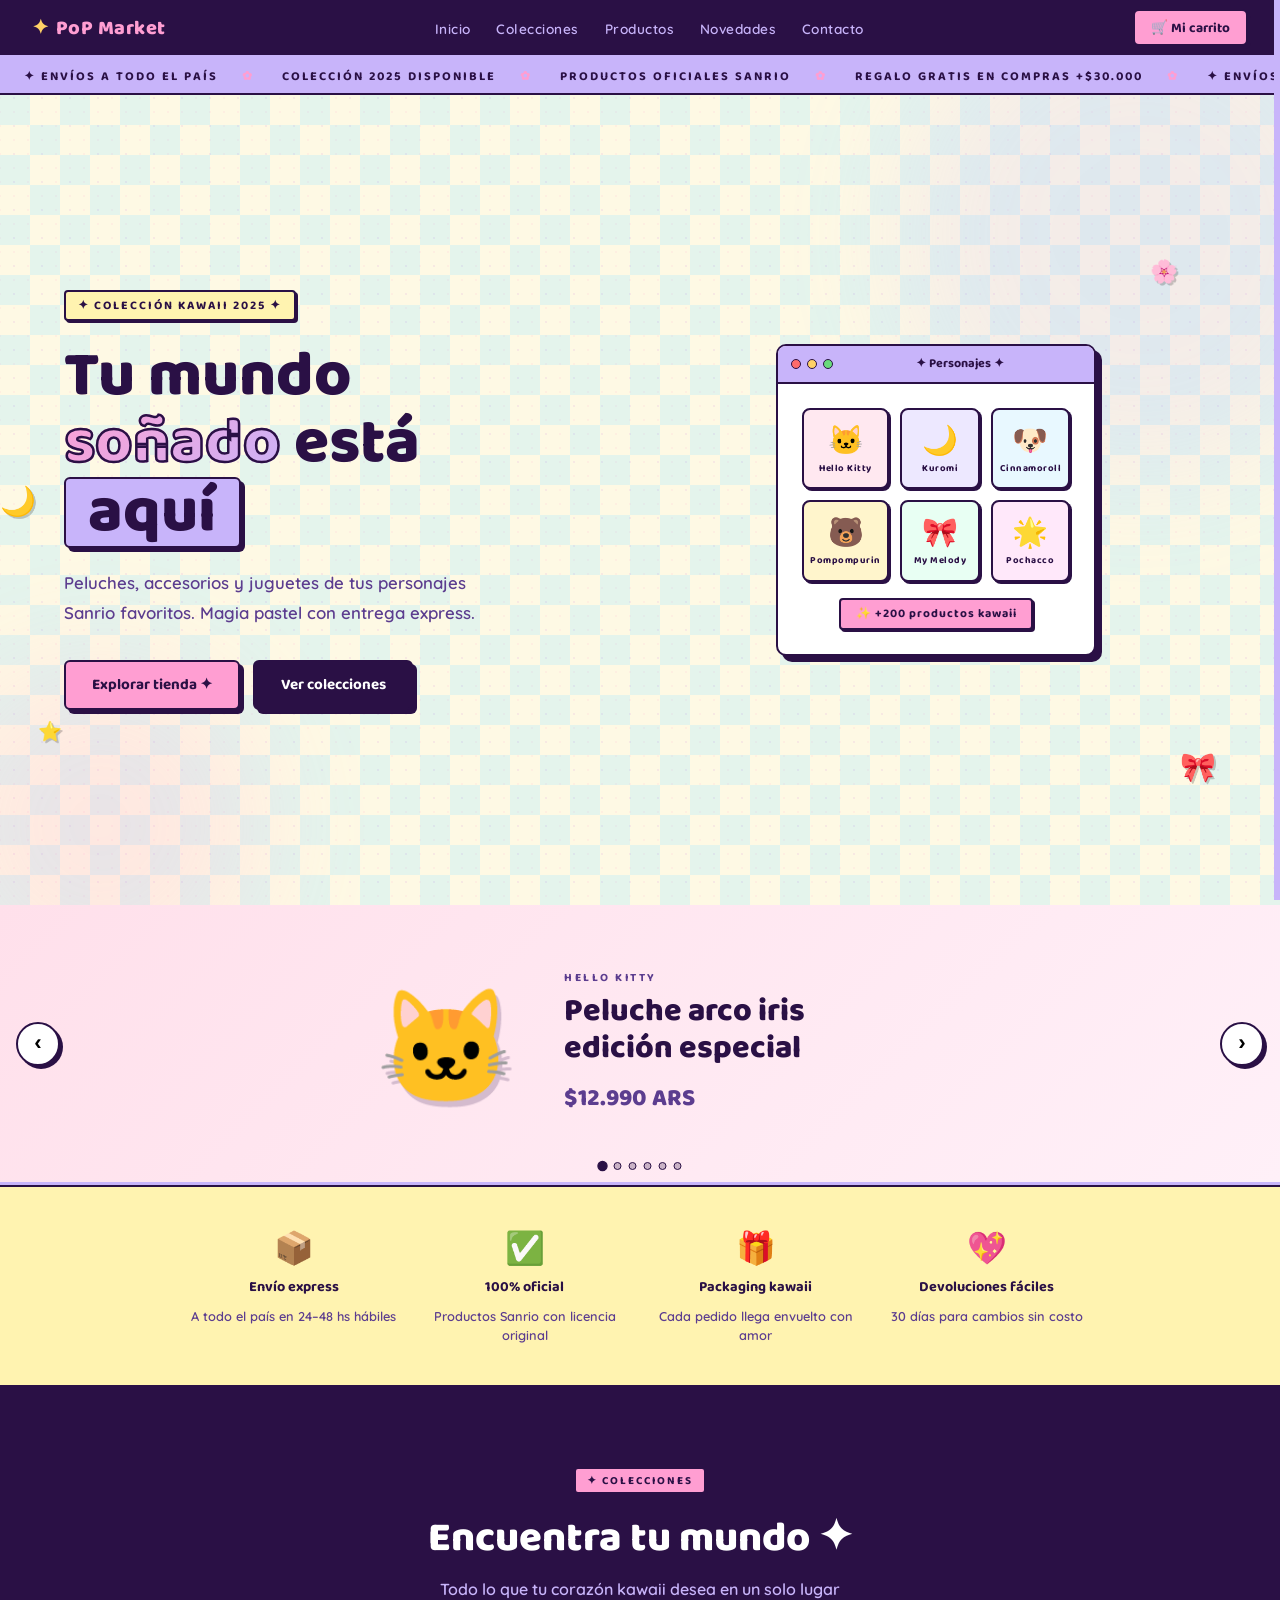
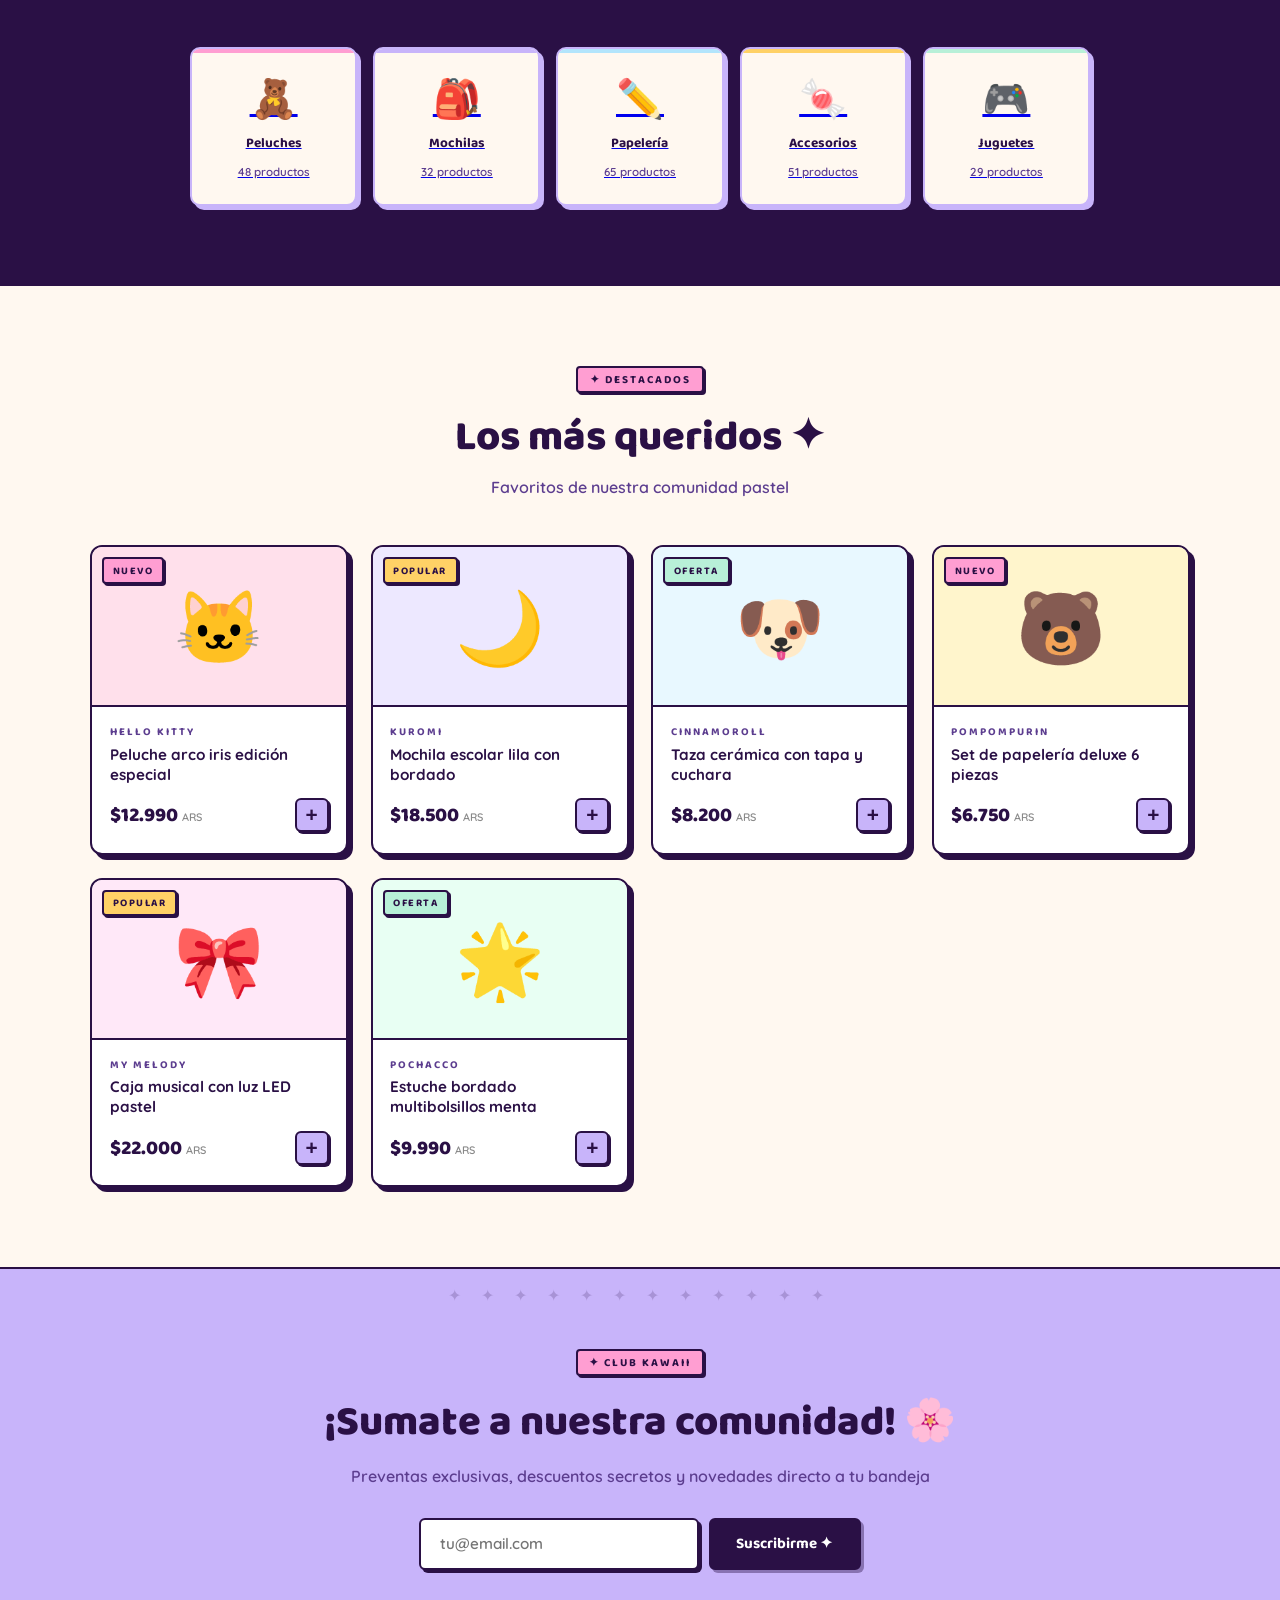
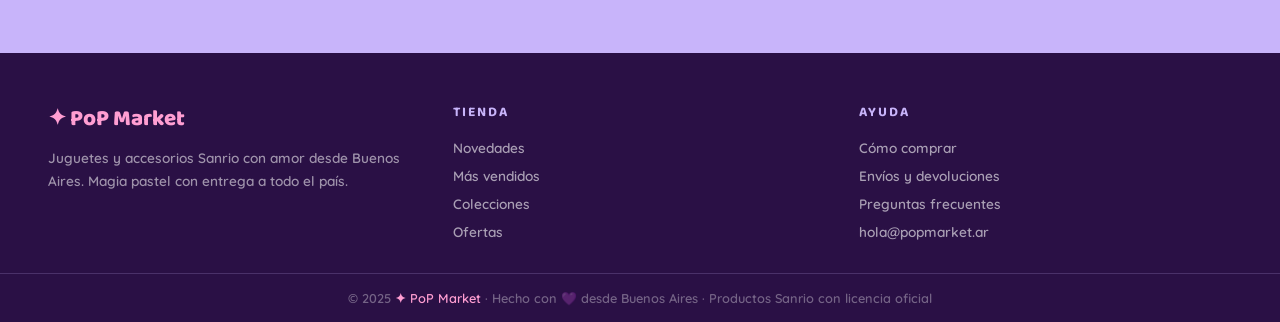
<file: index.html>
<!DOCTYPE html>
<html lang="es">
<head>
  <meta charset="UTF-8"/>
  <meta name="viewport" content="width=device-width, initial-scale=1.0"/>
  <title>✦ PoP Market ✦</title>
  <link rel="stylesheet" href="style.css"/>
  <link href="https://fonts.googleapis.com/css2?family=Baloo+2:wght@400;600;700;800&family=Quicksand:wght@400;500;600;700&display=swap" rel="stylesheet"/>
</head>
<body>

<!-- NAV -->
<nav>
  <a href="index.html" class="nav-logo"><span class="star" aria-hidden="true">✦</span> PoP Market</a>
  <ul>
    <li><a href="#inicio">Inicio</a></li>
    <li><a href="#categorias">Colecciones</a></li>
    <li><a href="#productos">Productos</a></li>
    <li><a href="#novedades">Novedades</a></li>
    <li><a href="#contacto">Contacto</a></li>
  </ul>
  <button class="nav-cart" id="cart-toggle" aria-label="Abrir carrito">
    🛒 Mi carrito
    <span class="cart-count" id="cart-count" aria-live="polite"></span>
  </button>
</nav>

<!-- MARQUEE -->
<div class="marquee-wrap" aria-hidden="true"  id="inicio">
  <div class="marquee-inner">
    <span>✦ Envíos a todo el país</span><span class="dot">✿</span>
    <span>Colección 2025 disponible</span><span class="dot">✿</span>
    <span>Productos oficiales Sanrio</span><span class="dot">✿</span>
    <span>Regalo gratis en compras +$30.000</span><span class="dot">✿</span>
    <span>✦ Envíos a todo el país</span><span class="dot">✿</span>
    <span>Colección 2025 disponible</span><span class="dot">✿</span>
    <span>Productos oficiales Sanrio</span><span class="dot">✿</span>
    <span>Regalo gratis en compras +$30.000</span><span class="dot">✿</span>
  </div>
</div>

<!-- HERO -->
<section class="hero" aria-label="Banner principal">
  <div class="container" aria-hidden="true"></div>
  <div class="sticker" aria-hidden="true">🌸</div>
  <div class="sticker" aria-hidden="true">⭐</div>
  <div class="sticker" aria-hidden="true">🎀</div>
  <div class="sticker" aria-hidden="true">🌙</div>

  <div class="blob blob-1" aria-hidden="true"></div>
  <div class="blob blob-2" aria-hidden="true"></div>

  <div class="hero-text">
    <div class="hero-eyebrow">✦ Colección kawaii 2025 ✦</div>
    <h1>
      Tu mundo<br>
      <span class="outline-text">soñado</span>&nbsp;está<br>
      <span class="block-text">aquí</span>
    </h1>
    <p>Peluches, accesorios y juguetes de tus personajes Sanrio favoritos. Magia pastel con entrega express.</p>
    <div class="hero-btns">
      <a href="#productos" class="btn-hard btn-rose">Explorar tienda ✦</a>
      <a href="#categorias" class="btn-hard btn-ink">Ver colecciones</a>
    </div>
  </div>

  <div class="hero-visual" aria-hidden="true">
    <div class="win-box">
      <div class="win-bar">
        <div class="win-dot r"></div>
        <div class="win-dot y"></div>
        <div class="win-dot g"></div>
        <div class="win-title">✦ Personajes ✦</div>
      </div>
      <div class="win-body">
        <div class="char-showcase">
          <div class="char-tile c1">🐱<div class="char-label">Hello Kitty</div></div>
          <div class="char-tile c2">🌙<div class="char-label">Kuromi</div></div>
          <div class="char-tile c3">🐶<div class="char-label">Cinnamoroll</div></div>
          <div class="char-tile c4">🐻<div class="char-label">Pompompurin</div></div>
          <div class="char-tile c5">🎀<div class="char-label">My Melody</div></div>
          <div class="char-tile c6">🌟<div class="char-label">Pochacco</div></div>
        </div>
        <div class="win-tag">✨ +200 productos kawaii</div>
      </div>
    </div>
  </div>
</section>

<!-- CARRUSEL -->
<div class="carousel-wrap" aria-label="Galería de productos">
  <div class="carousel-track" id="carousel-track">
    <div class="carousel-slide" style="background:linear-gradient(135deg,#FFE0EB,#FFF0F8)">
      <div class="cs-emoji">🐱</div>
      <div class="cs-info">
        <div class="cs-char">Hello Kitty</div>
        <div class="cs-name">Peluche arco iris edición especial</div>
        <div class="cs-price">$12.990 ARS</div>
      </div>
    </div>
    <div class="carousel-slide" style="background:linear-gradient(135deg,#EDE8FF,#F8F5FF)">
      <div class="cs-emoji">🌙</div>
      <div class="cs-info">
        <div class="cs-char">Kuromi</div>
        <div class="cs-name">Mochila escolar lila con bordado</div>
        <div class="cs-price">$18.500 ARS</div>
      </div>
    </div>
    <div class="carousel-slide" style="background:linear-gradient(135deg,#E8F8FF,#F0FCFF)">
      <div class="cs-emoji">🐶</div>
      <div class="cs-info">
        <div class="cs-char">Cinnamoroll</div>
        <div class="cs-name">Taza cerámica con tapa y cuchara</div>
        <div class="cs-price">$8.200 ARS</div>
      </div>
    </div>
    <div class="carousel-slide" style="background:linear-gradient(135deg,#FFF5CC,#FFFBE8)">
      <div class="cs-emoji">🐻</div>
      <div class="cs-info">
        <div class="cs-char">Pompompurin</div>
        <div class="cs-name">Set de papelería deluxe 6 piezas</div>
        <div class="cs-price">$6.750 ARS</div>
      </div>
    </div>
    <div class="carousel-slide" style="background:linear-gradient(135deg,#FFE8F8,#FFF0FC)">
      <div class="cs-emoji">🎀</div>
      <div class="cs-info">
        <div class="cs-char">My Melody</div>
        <div class="cs-name">Caja musical con luz LED pastel</div>
        <div class="cs-price">$22.000 ARS</div>
      </div>
    </div>
    <div class="carousel-slide" style="background:linear-gradient(135deg,#E8FFF3,#F0FFF8)">
      <div class="cs-emoji">🌟</div>
      <div class="cs-info">
        <div class="cs-char">Pochacco</div>
        <div class="cs-name">Estuche bordado multibolsillos menta</div>
        <div class="cs-price">$9.990 ARS</div>
      </div>
    </div>
  </div>
  <button class="carousel-btn carousel-prev" id="carousel-prev" aria-label="Anterior">‹</button>
  <button class="carousel-btn carousel-next" id="carousel-next" aria-label="Siguiente">›</button>
  <div class="carousel-dots" id="carousel-dots" aria-hidden="true"></div>
</div>

<!-- FEATURES STRIP -->
<div class="features" role="list" aria-label="Beneficios">
  <div class="feat-grid">
    <div class="feat-item" role="listitem">
      <div class="feat-icon" aria-hidden="true">📦</div>
      <div class="feat-title">Envío express</div>
      <div class="feat-text">A todo el país en 24–48 hs hábiles</div>
    </div>
    <div class="feat-item" role="listitem">
      <div class="feat-icon" aria-hidden="true">✅</div>
      <div class="feat-title">100% oficial</div>
      <div class="feat-text">Productos Sanrio con licencia original</div>
    </div>
    <div class="feat-item" role="listitem">
      <div class="feat-icon" aria-hidden="true">🎁</div>
      <div class="feat-title">Packaging kawaii</div>
      <div class="feat-text">Cada pedido llega envuelto con amor</div>
    </div>
    <div class="feat-item" role="listitem">
      <div class="feat-icon" aria-hidden="true">💖</div>
      <div class="feat-title">Devoluciones fáciles</div>
      <div class="feat-text">30 días para cambios sin costo</div>
    </div>
  </div>
</div>

<!-- CATEGORÍAS -->
<section class="categories" id="categorias">
  <div class="section-head">
    <div class="section-tag">✦ Colecciones</div>
    <h2>Encuentra tu mundo ✦</h2>
    <p>Todo lo que tu corazón kawaii desea en un solo lugar</p>
  </div>
  <div class="cat-grid">
    <a class="cat-card" href="col-peluches.html" aria-label="Ver colección peluches, 48 productos">
      <div class="cat-icon" aria-hidden="true">🧸</div>
      <div class="cat-label">Peluches</div>
      <div class="cat-count">48 productos</div>
    </a>
    <a class="cat-card" href="col-mochilas.html" aria-label="Ver colección mochilas, 32 productos">
      <div class="cat-icon" aria-hidden="true">🎒</div>
      <div class="cat-label">Mochilas</div>
      <div class="cat-count">32 productos</div>
    </a>
    <a class="cat-card" href="col-papeleria.html" aria-label="Ver colección papelería, 65 productos">
      <div class="cat-icon" aria-hidden="true">✏️</div>
      <div class="cat-label">Papelería</div>
      <div class="cat-count">65 productos</div>
    </a>
    <a class="cat-card" href="col-accesorios.html" aria-label="Ver colección accesorios, 51 productos">
      <div class="cat-icon" aria-hidden="true">🍬</div>
      <div class="cat-label">Accesorios</div>
      <div class="cat-count">51 productos</div>
    </a>
    <a class="cat-card" href="col-juguetes.html" aria-label="Ver colección juguetes, 29 productos">
      <div class="cat-icon" aria-hidden="true">🎮</div>
      <div class="cat-label">Juguetes</div>
      <div class="cat-count">29 productos</div>
    </a>
  </div>
</section>

<!-- PRODUCTOS -->
<section class="products" id="productos">
  <div class="section-head">
    <div class="section-tag" style="background:var(--rose);">✦ Destacados</div>
    <h2>Los más queridos ✦</h2>
    <p>Favoritos de nuestra comunidad pastel</p>
  </div>
  <div class="prod-grid">

    <article class="prod-card">
      <div class="prod-img hk">
        <span aria-hidden="true">🐱</span>
        <span class="prod-badge badge-new">Nuevo</span>
      </div>
      <div class="prod-body">
        <div class="prod-char">Hello Kitty</div>
        <div class="prod-name">Peluche arco iris edición especial</div>
        <div class="prod-footer">
          <span class="prod-price">$12.990 <small>ARS</small></span>
          <button class="add-btn"
            aria-label="Agregar Peluche arco iris Hello Kitty al carrito"
            data-name="Peluche arco iris edición especial"
            data-char="Hello Kitty"
            data-price="12990"
            data-emoji="🐱"
            data-bg="#FFE0EB">+</button>
        </div>
      </div>
    </article>

    <article class="prod-card">
      <div class="prod-img km">
        <span aria-hidden="true">🌙</span>
        <span class="prod-badge badge-hot">Popular</span>
      </div>
      <div class="prod-body">
        <div class="prod-char">Kuromi</div>
        <div class="prod-name">Mochila escolar lila con bordado</div>
        <div class="prod-footer">
          <span class="prod-price">$18.500 <small>ARS</small></span>
          <button class="add-btn"
            aria-label="Agregar Mochila Kuromi al carrito"
            data-name="Mochila escolar lila con bordado"
            data-char="Kuromi"
            data-price="18500"
            data-emoji="🌙"
            data-bg="#EDE8FF">+</button>
        </div>
      </div>
    </article>

    <article class="prod-card">
      <div class="prod-img cn">
        <span aria-hidden="true">🐶</span>
        <span class="prod-badge badge-sale">Oferta</span>
      </div>
      <div class="prod-body">
        <div class="prod-char">Cinnamoroll</div>
        <div class="prod-name">Taza cerámica con tapa y cuchara</div>
        <div class="prod-footer">
          <span class="prod-price">$8.200 <small>ARS</small></span>
          <button class="add-btn"
            aria-label="Agregar Taza Cinnamoroll al carrito"
            data-name="Taza cerámica con tapa y cuchara"
            data-char="Cinnamoroll"
            data-price="8200"
            data-emoji="🐶"
            data-bg="#E8F8FF">+</button>
        </div>
      </div>
    </article>

    <article class="prod-card">
      <div class="prod-img pp">
        <span aria-hidden="true">🐻</span>
        <span class="prod-badge badge-new">Nuevo</span>
      </div>
      <div class="prod-body">
        <div class="prod-char">Pompompurin</div>
        <div class="prod-name">Set de papelería deluxe 6 piezas</div>
        <div class="prod-footer">
          <span class="prod-price">$6.750 <small>ARS</small></span>
          <button class="add-btn"
            aria-label="Agregar Set Pompompurin al carrito"
            data-name="Set de papelería deluxe 6 piezas"
            data-char="Pompompurin"
            data-price="6750"
            data-emoji="🐻"
            data-bg="#FFF5CC">+</button>
        </div>
      </div>
    </article>

    <article class="prod-card">
      <div class="prod-img mm">
        <span aria-hidden="true">🎀</span>
        <span class="prod-badge badge-hot">Popular</span>
      </div>
      <div class="prod-body">
        <div class="prod-char">My Melody</div>
        <div class="prod-name">Caja musical con luz LED pastel</div>
        <div class="prod-footer">
          <span class="prod-price">$22.000 <small>ARS</small></span>
          <button class="add-btn"
            aria-label="Agregar Caja musical My Melody al carrito"
            data-name="Caja musical con luz LED pastel"
            data-char="My Melody"
            data-price="22000"
            data-emoji="🎀"
            data-bg="#FFE8F8">+</button>
        </div>
      </div>
    </article>

    <article class="prod-card">
      <div class="prod-img pc">
        <span aria-hidden="true">🌟</span>
        <span class="prod-badge badge-sale">Oferta</span>
      </div>
      <div class="prod-body">
        <div class="prod-char">Pochacco</div>
        <div class="prod-name">Estuche bordado multibolsillos menta</div>
        <div class="prod-footer">
          <span class="prod-price">$9.990 <small>ARS</small></span>
          <button class="add-btn"
            aria-label="Agregar Estuche Pochacco al carrito"
            data-name="Estuche bordado multibolsillos menta"
            data-char="Pochacco"
            data-price="9990"
            data-emoji="🌟"
            data-bg="#E8FFF3">+</button>
        </div>
      </div>
    </article>

  </div>
</section>

<!-- NEWSLETTER -->
<section class="newsletter" id="novedades">
  <div class="section-tag" style="background:var(--rose); margin-bottom:0.8rem;">✦ Club Kawaii</div>
  <h2>¡Sumate a nuestra comunidad! 🌸</h2>
  <p>Preventas exclusivas, descuentos secretos y novedades directo a tu bandeja</p>
  <div class="nl-row">
    <label for="nl-email" class="visually-hidden">Tu correo electrónico</label>
    <input class="nl-input" id="nl-email" type="email" placeholder="tu@email.com" autocomplete="email"/>
    <button class="nl-btn">Suscribirme ✦</button>
  </div>
</section>

<!-- FOOTER -->
<footer id="contacto">
  <div>
    <div class="footer-logo">✦ PoP Market</div>
    <div class="footer-desc">Juguetes y accesorios Sanrio con amor desde Buenos Aires. Magia pastel con entrega a todo el país.</div>
  </div>
  <div class="footer-col">
    <h4>Tienda</h4>
    <ul>
      <li><a href="#novedades">Novedades</a></li>
      <li><a href="#productos">Más vendidos</a></li>
      <li><a href="#categorias">Colecciones</a></li>
      <li><a href="#productos">Ofertas</a></li>
    </ul>
  </div>
  <div class="footer-col">
    <h4>Ayuda</h4>
    <ul>
      <li><a href="como-comprar.html">Cómo comprar</a></li>
      <li><a href="envios-devoluciones.html">Envíos y devoluciones</a></li>
      <li><a href="preguntas-frecuentes.html">Preguntas frecuentes</a></li>
      <li><a href="mailto:hola@popmarket.ar">hola@popmarket.ar</a></li>
    </ul>
  </div>
</footer>
<div class="footer-bottom">
  © 2025 <span>✦ PoP Market</span> · Hecho con 💜 desde Buenos Aires · Productos Sanrio con licencia oficial
</div>

<!-- CARRITO DRAWER -->
<div class="cart-overlay" id="cart-overlay" aria-hidden="true"></div>
<aside class="cart-drawer" id="cart-drawer" role="dialog" aria-modal="true" aria-label="Tu carrito">
  <div class="cart-header">
    <h2>🛒 Tu carrito</h2>
    <button class="cart-close" id="cart-close" aria-label="Cerrar carrito">✕</button>
  </div>
  <div class="cart-items" id="cart-items" aria-live="polite">
    <div class="cart-empty" id="cart-empty">
      <span class="empty-icon">🛍️</span>
      <p>Tu carrito está vacío</p>
    </div>
  </div>
  <div class="cart-footer" id="cart-footer" style="display:none;">
    <div class="free-shipping-bar" id="shipping-bar"></div>
    <div class="cart-total-row">
      <span class="cart-total-label">Total</span>
      <span class="cart-total-amount" id="cart-total">$0 <small>ARS</small></span>
    </div>
    <button class="cart-checkout-btn" id="checkout-btn">
      Confirmar pedido ✦
    </button>
  </div>
</aside>

<!-- MODAL CONFIRMAR PEDIDO -->
<div class="modal-overlay" id="modal-overlay" aria-hidden="true"></div>
<div class="modal" id="order-modal" role="dialog" aria-modal="true" aria-labelledby="modal-title">
  <div class="modal-header">
    <h2 id="modal-title">📦 Confirmar pedido</h2>
    <button class="modal-close" id="modal-close" aria-label="Cerrar">✕</button>
  </div>
  <div class="modal-body">
    <!-- Resumen items -->
    <div class="modal-summary" id="modal-summary"></div>
    <div class="modal-total-row">
      <span>Total</span>
      <span class="modal-total-price" id="modal-total"></span>
    </div>

    <!-- Nombre -->
    <div class="modal-field">
      <label class="modal-label" for="order-name">NOMBRE COMPLETO *</label>
      <input class="modal-input" id="order-name" type="text" placeholder="Tu nombre y apellido" autocomplete="name"/>
    </div>

    <!-- Teléfono -->
    <div class="modal-field">
      <label class="modal-label" for="order-phone">TELÉFONO (WHATSAPP) *</label>
      <input class="modal-input" id="order-phone" type="tel" placeholder="Ej: 3512345678" autocomplete="tel"/>
    </div>

    <!-- Forma de pago -->
    <div class="modal-field">
      <div class="modal-label">FORMA DE PAGO *</div>
      <div class="modal-options" id="payment-options">
        <button class="modal-option" data-group="payment" data-value="Transferencia">
          <span aria-hidden="true">🏦</span> Transferencia
        </button>
        <button class="modal-option" data-group="payment" data-value="Efectivo">
          <span aria-hidden="true">💵</span> Efectivo
        </button>
        <button class="modal-option" data-group="payment" data-value="Mercado Pago">
          <span aria-hidden="true">📱</span> Mercado Pago
        </button>
        <button class="modal-option" data-group="payment" data-value="Débito/Crédito">
          <span aria-hidden="true">💳</span> Débito/Crédito
        </button>
      </div>
    </div>

    <!-- Entrega -->
    <div class="modal-field">
      <div class="modal-label">¿CÓMO QUERÉS RECIBIRLO? *</div>
      <div class="modal-options" id="delivery-options">
        <button class="modal-option" data-group="delivery" data-value="Envío a domicilio">
          <span aria-hidden="true">🚚</span> Envío a domicilio
        </button>
        <button class="modal-option" data-group="delivery" data-value="Retiro en local">
          <span aria-hidden="true">🏠</span> Retiro en local
        </button>
      </div>
    </div>

    <!-- Error msg -->
    <div class="modal-error" id="modal-error" style="display:none;">⚠️ Completá todos los campos para continuar.</div>
  </div>
  <div class="modal-footer">
    <button class="modal-send-btn" id="modal-send-btn">
      <span>📲 Enviar pedido por WhatsApp →</span>
    </button>
  </div>
</div>

<style>
.visually-hidden {
  position: absolute; width: 1px; height: 1px;
  padding: 0; margin: -1px; overflow: hidden;
  clip: rect(0,0,0,0); white-space: nowrap; border: 0;
}

/* ── MODAL ── */
.modal-overlay {
  position: fixed; inset: 0;
  background: rgba(42,16,69,0.55);
  z-index: 700;
  opacity: 0; pointer-events: none;
  transition: opacity 0.25s;
}
.modal-overlay.open { opacity: 1; pointer-events: all; }

.modal {
  position: fixed;
  top: 50%; left: 50%;
  transform: translate(-50%, -50%) scale(0.92);
  width: 92%; max-width: 460px;
  max-height: 90vh;
  background: var(--cream);
  border: 2.5px solid var(--ink);
  border-radius: 18px;
  box-shadow: 8px 8px 0 var(--lav);
  z-index: 800;
  display: flex; flex-direction: column;
  opacity: 0; pointer-events: none;
  transition: opacity 0.25s, transform 0.25s;
  overflow: hidden;
}
.modal.open {
  opacity: 1; pointer-events: all;
  transform: translate(-50%, -50%) scale(1);
}

.modal-header {
  background: var(--ink);
  padding: 1rem 1.4rem;
  display: flex; align-items: center; justify-content: space-between;
  flex-shrink: 0;
}
.modal-header h2 {
  font-family: 'Baloo 2', cursive;
  font-weight: 800; font-size: 1.1rem;
  color: var(--rose);
}
.modal-close {
  background: none; border: 2px solid var(--lav);
  color: var(--lav); border-radius: 6px;
  width: 32px; height: 32px; font-size: 1rem; font-weight: 700;
  cursor: pointer; display: flex; align-items: center; justify-content: center;
  transition: background 0.15s, color 0.15s;
}
.modal-close:hover { background: var(--rose); color: var(--ink); border-color: var(--rose); }

.modal-body {
  padding: 1.2rem 1.4rem;
  overflow-y: auto;
  flex: 1;
  display: flex; flex-direction: column; gap: 1rem;
}

.modal-summary {
  display: flex; flex-direction: column; gap: 0.4rem;
}
.modal-summary-item {
  display: flex; justify-content: space-between; align-items: center;
  font-size: 0.88rem; color: var(--plum); font-weight: 600;
}
.modal-summary-item span:last-child { font-family: 'Baloo 2', cursive; font-weight: 700; color: var(--ink); }

.modal-total-row {
  display: flex; justify-content: space-between; align-items: center;
  border-top: 2px solid var(--lav);
  padding-top: 0.7rem;
  font-family: 'Baloo 2', cursive; font-weight: 800;
  font-size: 1rem; color: var(--ink);
}
.modal-total-price { font-size: 1.3rem; color: var(--plum); }

.modal-field { display: flex; flex-direction: column; gap: 0.4rem; }
.modal-label {
  font-family: 'Baloo 2', cursive; font-weight: 700;
  font-size: 0.68rem; letter-spacing: 1.5px;
  color: var(--plum); text-transform: uppercase;
}
.modal-input {
  padding: 0.7rem 1rem;
  border: 2px solid var(--lav);
  border-radius: 8px;
  font-family: 'Quicksand', sans-serif;
  font-size: 0.95rem; font-weight: 600;
  background: var(--white);
  color: var(--ink);
  outline: none;
  transition: border-color 0.15s, box-shadow 0.15s;
}
.modal-input:focus { border-color: var(--plum); box-shadow: 0 0 0 3px rgba(200,180,250,0.4); }
.modal-input.error { border-color: #FF6B6B; box-shadow: 0 0 0 3px rgba(255,107,107,0.2); }

.modal-options {
  display: grid; grid-template-columns: 1fr 1fr; gap: 0.6rem;
}
.modal-option {
  background: var(--white);
  border: 2px solid var(--lav);
  border-radius: 10px;
  padding: 0.65rem 0.8rem;
  font-family: 'Quicksand', sans-serif;
  font-weight: 700; font-size: 0.88rem;
  color: var(--ink); cursor: pointer;
  display: flex; align-items: center; gap: 0.5rem;
  transition: border-color 0.15s, background 0.15s, box-shadow 0.15s;
  text-align: left;
}
.modal-option:hover { background: #F5F0FF; border-color: var(--plum); }
.modal-option.selected {
  background: var(--lav);
  border-color: var(--plum);
  box-shadow: 2px 2px 0 var(--plum);
  color: var(--ink);
}
.modal-option.error-border { border-color: #FF6B6B; }

.modal-error {
  background: #FFF0F0; border: 1.5px solid #FF6B6B;
  border-radius: 8px; padding: 0.6rem 1rem;
  font-size: 0.85rem; font-weight: 600; color: #CC0000;
}

.modal-footer {
  padding: 1rem 1.4rem 1.4rem;
  flex-shrink: 0;
}
.modal-send-btn {
  width: 100%;
  background: #25D366;
  color: var(--white);
  border: 2.5px solid #128C4B;
  border-radius: 12px;
  padding: 1rem;
  font-family: 'Baloo 2', cursive;
  font-weight: 800; font-size: 1rem;
  cursor: pointer;
  box-shadow: 4px 4px 0 #128C4B;
  transition: transform 0.1s, box-shadow 0.1s;
  display: flex; align-items: center; justify-content: center; gap: 0.5rem;
}
.modal-send-btn:hover { transform: translate(2px,2px); box-shadow: 2px 2px 0 #128C4B; }
</style>

<script>
  // ── CARRUSEL ──
  (function() {
    const track  = document.getElementById('carousel-track');
    const dotsEl = document.getElementById('carousel-dots');
    const slides = track.querySelectorAll('.carousel-slide');
    let current  = 0;
    let timer;

    // Crear dots
    slides.forEach((_, i) => {
      const d = document.createElement('button');
      d.className = 'carousel-dot' + (i === 0 ? ' active' : '');
      d.setAttribute('aria-label', `Ir a slide ${i+1}`);
      d.addEventListener('click', () => goTo(i));
      dotsEl.appendChild(d);
    });

    function goTo(n) {
      current = (n + slides.length) % slides.length;
      track.style.transform = `translateX(-${current * 100}%)`;
      dotsEl.querySelectorAll('.carousel-dot').forEach((d, i) =>
        d.classList.toggle('active', i === current)
      );
      resetTimer();
    }

    function resetTimer() {
      clearInterval(timer);
      timer = setInterval(() => goTo(current + 1), 4000);
    }

    document.getElementById('carousel-prev').addEventListener('click', () => goTo(current - 1));
    document.getElementById('carousel-next').addEventListener('click', () => goTo(current + 1));

    // Swipe táctil
    let startX = 0;
    track.addEventListener('touchstart', e => { startX = e.touches[0].clientX; }, { passive: true });
    track.addEventListener('touchend', e => {
      const diff = startX - e.changedTouches[0].clientX;
      if (Math.abs(diff) > 40) goTo(diff > 0 ? current + 1 : current - 1);
    });

    resetTimer();
  })();

  // ── CONFIGURACIÓN ──
  // Cambiá este número por el del dueño (código de país sin + ni espacios)
  const WHATSAPP_NUMBER = '5493512070696';

  // ── CARRITO ── (sincronizado con localStorage)
  const STORAGE_KEY = 'popmarket_cart';
  function loadCart() { try { return JSON.parse(localStorage.getItem(STORAGE_KEY)) || []; } catch { return []; } }
  function saveCart() { localStorage.setItem(STORAGE_KEY, JSON.stringify(cart)); }
  let cart = loadCart();

  const cartToggle   = document.getElementById('cart-toggle');
  const cartClose    = document.getElementById('cart-close');
  const cartOverlay  = document.getElementById('cart-overlay');
  const cartDrawer   = document.getElementById('cart-drawer');
  const cartItemsEl  = document.getElementById('cart-items');
  const cartEmpty    = document.getElementById('cart-empty');
  const cartFooter   = document.getElementById('cart-footer');
  const cartTotal    = document.getElementById('cart-total');
  const cartCountEl  = document.getElementById('cart-count');
  const shippingBar  = document.getElementById('shipping-bar');

  function openCart() {
    cartDrawer.classList.add('open');
    cartOverlay.classList.add('open');
    cartOverlay.setAttribute('aria-hidden', 'false');
    cartClose.focus();
  }
  function closeCart() {
    cartDrawer.classList.remove('open');
    cartOverlay.classList.remove('open');
    cartOverlay.setAttribute('aria-hidden', 'true');
    cartToggle.focus();
  }

  cartToggle.addEventListener('click', openCart);
  cartClose.addEventListener('click', closeCart);
  cartOverlay.addEventListener('click', closeCart);
  document.addEventListener('keydown', e => { if (e.key === 'Escape') closeCart(); });

  function formatPrice(n) {
    return '$' + n.toLocaleString('es-AR') + ' <small>ARS</small>';
  }

  function renderCart() {
    const totalItems = cart.reduce((s, i) => s + i.qty, 0);
    const totalPrice = cart.reduce((s, i) => s + i.price * i.qty, 0);

    // Contador nav
    cartCountEl.textContent = totalItems;
    cartCountEl.classList.toggle('visible', totalItems > 0);

    if (cart.length === 0) {
      cartEmpty.style.display = '';
      cartFooter.style.display = 'none';
      cartItemsEl.innerHTML = '';
      cartItemsEl.appendChild(cartEmpty);
      return;
    }

    cartEmpty.style.display = 'none';
    cartFooter.style.display = '';

    // Items
    cartItemsEl.innerHTML = '';
    cart.forEach((item, idx) => {
      const el = document.createElement('div');
      el.className = 'cart-item';
      el.innerHTML = `
        <div class="cart-item-emoji" style="background:${item.bg}">${item.emoji}</div>
        <div class="cart-item-info">
          <div class="cart-item-char">${item.char}</div>
          <div class="cart-item-name">${item.name}</div>
          <div class="cart-item-price">${formatPrice(item.price)}</div>
        </div>
        <div class="cart-item-controls">
          <button class="qty-btn" data-idx="${idx}" data-action="dec" aria-label="Quitar uno de ${item.name}">−</button>
          <span class="qty-num" aria-label="Cantidad: ${item.qty}">${item.qty}</span>
          <button class="qty-btn" data-idx="${idx}" data-action="inc" aria-label="Agregar uno más de ${item.name}">+</button>
        </div>
      `;
      cartItemsEl.appendChild(el);
    });

    // Total
    cartTotal.innerHTML = formatPrice(totalPrice);

    // Barra envío gratis
    const FREE_THRESHOLD = 30000;
    if (totalPrice >= FREE_THRESHOLD) {
      shippingBar.innerHTML = '🎉 ¡Conseguiste <strong>envío gratis</strong>!';
    } else {
      const diff = FREE_THRESHOLD - totalPrice;
      shippingBar.innerHTML = `Te faltan <strong>${formatPrice(diff)}</strong> para envío gratis`;
    }
  }

  // Delegar clicks en controles de cantidad
  cartItemsEl.addEventListener('click', e => {
    const btn = e.target.closest('.qty-btn');
    if (!btn) return;
    const idx = parseInt(btn.dataset.idx);
    if (btn.dataset.action === 'inc') {
      cart[idx].qty++;
    } else {
      cart[idx].qty--;
      if (cart[idx].qty <= 0) cart.splice(idx, 1);
    }
    saveCart();
    renderCart();
  });

  // Botones agregar
  document.querySelectorAll('.add-btn').forEach(btn => {
    btn.addEventListener('click', function(e) {
      e.stopPropagation();
      const { name, char, price, emoji, bg } = this.dataset;
      const existing = cart.find(i => i.name === name);
      if (existing) {
        existing.qty++;
      } else {
        cart.push({ name, char, price: parseInt(price), emoji, bg, qty: 1 });
      }
      saveCart();
      renderCart();

      // Feedback visual
      const orig = this.textContent;
      this.textContent = '✓';
      this.style.background = 'var(--mint)';
      this.style.transform = 'translate(1px,1px)';
      setTimeout(() => {
        this.textContent = orig;
        this.style.background = '';
        this.style.transform = '';
      }, 900);

      openCart();
    });
  });

  // ── CHAR TILES ──
  document.querySelectorAll('.char-tile').forEach(tile => {
    tile.addEventListener('click', () => {
      document.getElementById('productos').scrollIntoView({ behavior: 'smooth' });
    });
  });

  // ── MODAL CONFIRMAR PEDIDO ──
  const modalOverlay  = document.getElementById('modal-overlay');
  const orderModal    = document.getElementById('order-modal');
  const modalClose    = document.getElementById('modal-close');
  const modalSummary  = document.getElementById('modal-summary');
  const modalTotalEl  = document.getElementById('modal-total');
  const modalSendBtn  = document.getElementById('modal-send-btn');
  const modalError    = document.getElementById('modal-error');
  const orderName     = document.getElementById('order-name');
  const orderPhone    = document.getElementById('order-phone');

  let selectedPayment  = '';
  let selectedDelivery = '';

  function openModal() {
    // Llenar resumen
    modalSummary.innerHTML = '';
    cart.forEach(item => {
      const div = document.createElement('div');
      div.className = 'modal-summary-item';
      div.innerHTML = `
        <span>${item.qty}× ${item.emoji} ${item.name}</span>
        <span>$${(item.price * item.qty).toLocaleString('es-AR')}</span>
      `;
      modalSummary.appendChild(div);
    });
    const total = cart.reduce((s, i) => s + i.price * i.qty, 0);
    modalTotalEl.textContent = '$' + total.toLocaleString('es-AR') + ' ARS';

    // Resetear selecciones
    selectedPayment = '';
    selectedDelivery = '';
    document.querySelectorAll('.modal-option').forEach(b => b.classList.remove('selected', 'error-border'));
    orderName.value = '';
    orderPhone.value = '';
    orderName.classList.remove('error');
    orderPhone.classList.remove('error');
    modalError.style.display = 'none';

    modalOverlay.classList.add('open');
    orderModal.classList.add('open');
    modalOverlay.setAttribute('aria-hidden', 'false');
    orderModal.setAttribute('aria-hidden', 'false');
    setTimeout(() => modalClose.focus(), 100);
  }

  function closeModal() {
    modalOverlay.classList.remove('open');
    orderModal.classList.remove('open');
    modalOverlay.setAttribute('aria-hidden', 'true');
    orderModal.setAttribute('aria-hidden', 'true');
  }

  document.getElementById('checkout-btn').addEventListener('click', () => {
    if (cart.length === 0) return;
    openModal();
  });
  modalClose.addEventListener('click', closeModal);
  modalOverlay.addEventListener('click', closeModal);
  document.addEventListener('keydown', e => { if (e.key === 'Escape') closeModal(); });

  // Selección de opciones (pago / entrega)
  document.querySelectorAll('.modal-option').forEach(btn => {
    btn.addEventListener('click', function() {
      const group = this.dataset.group;
      document.querySelectorAll(`.modal-option[data-group="${group}"]`).forEach(b => {
        b.classList.remove('selected', 'error-border');
      });
      this.classList.add('selected');
      if (group === 'payment')  selectedPayment  = this.dataset.value;
      if (group === 'delivery') selectedDelivery = this.dataset.value;
    });
  });

  // Enviar por WhatsApp
  modalSendBtn.addEventListener('click', function() {
    let valid = true;
    modalError.style.display = 'none';

    // Validar campos
    if (!orderName.value.trim()) { orderName.classList.add('error'); valid = false; }
    else orderName.classList.remove('error');

    if (!orderPhone.value.trim()) { orderPhone.classList.add('error'); valid = false; }
    else orderPhone.classList.remove('error');

    if (!selectedPayment) {
      document.querySelectorAll('.modal-option[data-group="payment"]').forEach(b => b.classList.add('error-border'));
      valid = false;
    }
    if (!selectedDelivery) {
      document.querySelectorAll('.modal-option[data-group="delivery"]').forEach(b => b.classList.add('error-border'));
      valid = false;
    }

    if (!valid) {
      modalError.style.display = '';
      return;
    }

    // Armar mensaje WhatsApp
    const total = cart.reduce((s, i) => s + i.price * i.qty, 0);
    const FREE_THRESHOLD = 30000;

    let msg = '¡Hola! Quiero hacer el siguiente pedido 🛍️\n\n';
    cart.forEach(item => {
      msg += `${item.emoji} *${item.name}* (${item.char})\n`;
      msg += `   ${item.qty} × $${item.price.toLocaleString('es-AR')} = $${(item.price * item.qty).toLocaleString('es-AR')} ARS\n\n`;
    });
    msg += `━━━━━━━━━━━━━━\n`;
    msg += `💰 *Total: $${total.toLocaleString('es-AR')} ARS*\n`;
    msg += `📦 Envío: ${total >= FREE_THRESHOLD ? 'Gratis 🎉' : selectedDelivery}\n`;
    msg += `💳 Pago: ${selectedPayment}\n`;
    msg += `━━━━━━━━━━━━━━\n\n`;
    msg += `👤 *Nombre:* ${orderName.value.trim()}\n`;
    msg += `📱 *Teléfono:* ${orderPhone.value.trim()}\n\n`;
    msg += '¡Gracias! Espero su confirmación ✨';

    const url = `https://wa.me/${WHATSAPP_NUMBER}?text=${encodeURIComponent(msg)}`;

    // Feedback y abrir WA
    this.querySelector('span').textContent = 'Abriendo WhatsApp... ✓';
    this.style.background = '#128C4B';
    setTimeout(() => {
      window.open(url, '_blank');
      cart = [];
      saveCart();
      renderCart();
      closeModal();
      this.querySelector('span').textContent = '📲 Enviar pedido por WhatsApp →';
      this.style.background = '';
    }, 700);
  });

  // ── NEWSLETTER con validación ──
  document.querySelector('.nl-btn').addEventListener('click', function() {
    const input = document.querySelector('.nl-input');
    const emailRegex = /^[^\s@]+@[^\s@]+\.[^\s@]+$/;
    if (!input.value || !emailRegex.test(input.value)) {
      input.classList.add('error');
      input.focus();
      setTimeout(() => input.classList.remove('error'), 2000);
      return;
    }
    this.textContent = '¡Listo! ✓';
    this.style.background = 'var(--plum)';
    input.value = '';
    setTimeout(() => {
      this.textContent = 'Suscribirme ✦';
      this.style.background = '';
    }, 2500);
  });
</script>
</body>
</html>
</file>
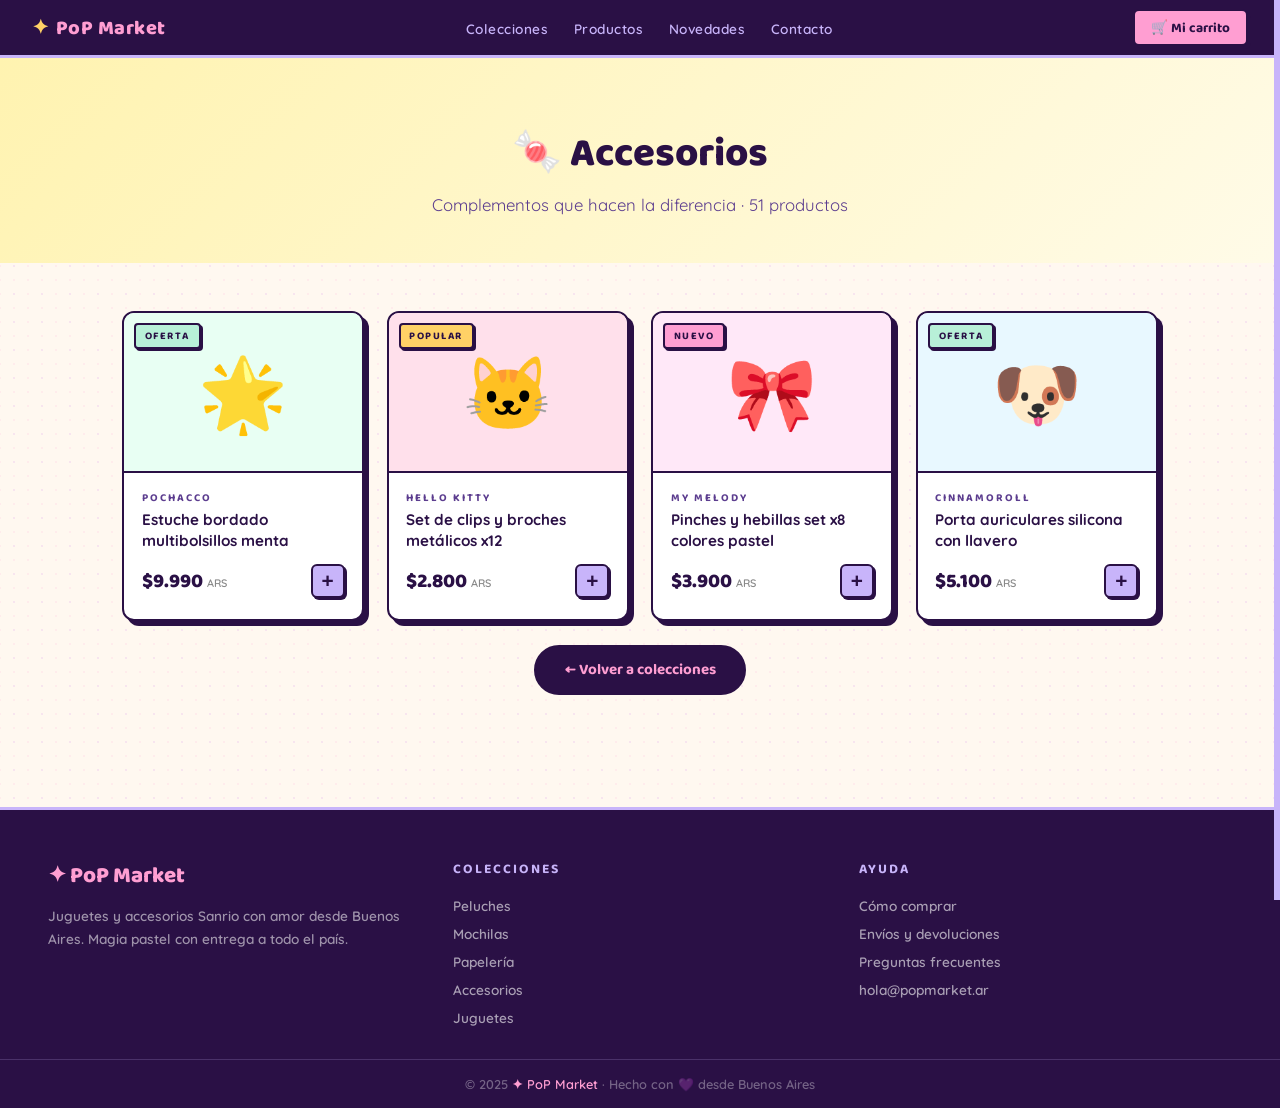
<file: col-accesorios.html>
<!DOCTYPE html>
<html lang="es">
<head>
  <meta charset="UTF-8"/>
  <meta name="viewport" content="width=device-width, initial-scale=1.0"/>
  <title>✦ Accesorios · PoP Market</title>
  <link rel="stylesheet" href="style.css"/>
  <link href="https://fonts.googleapis.com/css2?family=Baloo+2:wght@400;600;700;800&family=Quicksand:wght@400;500;600;700&display=swap" rel="stylesheet"/>
  <style>
    .page-hero { background: linear-gradient(135deg, #FFF3B0, #FFFBE8); }
    .page-hero h1 { color: var(--ink); }
    .page-hero p  { color: var(--plum); }
  </style>
</head>
<body>

<nav>
  <a href="index.html" class="nav-logo"><span class="star" aria-hidden="true">✦</span> PoP Market</a>
  <ul>
    <li><a href="index.html#categorias">Colecciones</a></li>
    <li><a href="index.html#productos">Productos</a></li>
    <li><a href="index.html#novedades">Novedades</a></li>
    <li><a href="index.html#contacto">Contacto</a></li>
  </ul>
  <button class="nav-cart" id="cart-toggle" aria-label="Abrir carrito">
    🛒 Mi carrito
    <span class="cart-count" id="cart-count" aria-live="polite"></span>
  </button>
</nav>

<div class="page-hero">
  <h1>🍬 Accesorios</h1>
  <p>Complementos que hacen la diferencia · 51 productos</p>
</div>

<div class="page-content" style="max-width:1100px;">
  <div class="prod-grid" style="width:100%;">

    <article class="prod-card">
      <div class="prod-img pc"><span aria-hidden="true">🌟</span><span class="prod-badge badge-sale">Oferta</span></div>
      <div class="prod-body">
        <div class="prod-char">Pochacco</div>
        <div class="prod-name">Estuche bordado multibolsillos menta</div>
        <div class="prod-footer">
          <span class="prod-price">$9.990 <small>ARS</small></span>
          <button class="add-btn" aria-label="Agregar al carrito" data-name="Estuche bordado multibolsillos menta" data-char="Pochacco" data-price="9990" data-emoji="🌟" data-bg="#E8FFF3">+</button>
        </div>
      </div>
    </article>

    <article class="prod-card">
      <div class="prod-img hk"><span aria-hidden="true">🐱</span><span class="prod-badge badge-hot">Popular</span></div>
      <div class="prod-body">
        <div class="prod-char">Hello Kitty</div>
        <div class="prod-name">Set de clips y broches metálicos x12</div>
        <div class="prod-footer">
          <span class="prod-price">$2.800 <small>ARS</small></span>
          <button class="add-btn" aria-label="Agregar al carrito" data-name="Set de clips y broches metálicos x12" data-char="Hello Kitty" data-price="2800" data-emoji="🐱" data-bg="#FFE0EB">+</button>
        </div>
      </div>
    </article>

    <article class="prod-card">
      <div class="prod-img mm"><span aria-hidden="true">🎀</span><span class="prod-badge badge-new">Nuevo</span></div>
      <div class="prod-body">
        <div class="prod-char">My Melody</div>
        <div class="prod-name">Pinches y hebillas set x8 colores pastel</div>
        <div class="prod-footer">
          <span class="prod-price">$3.900 <small>ARS</small></span>
          <button class="add-btn" aria-label="Agregar al carrito" data-name="Pinches y hebillas set x8 colores pastel" data-char="My Melody" data-price="3900" data-emoji="🎀" data-bg="#FFE8F8">+</button>
        </div>
      </div>
    </article>

    <article class="prod-card">
      <div class="prod-img cn"><span aria-hidden="true">🐶</span><span class="prod-badge badge-sale">Oferta</span></div>
      <div class="prod-body">
        <div class="prod-char">Cinnamoroll</div>
        <div class="prod-name">Porta auriculares silicona con llavero</div>
        <div class="prod-footer">
          <span class="prod-price">$5.100 <small>ARS</small></span>
          <button class="add-btn" aria-label="Agregar al carrito" data-name="Porta auriculares silicona con llavero" data-char="Cinnamoroll" data-price="5100" data-emoji="🐶" data-bg="#E8F8FF">+</button>
        </div>
      </div>
    </article>

  </div>
  <div class="btn-wrap">
    <a href="index.html#categorias" class="back-btn">← Volver a colecciones</a>
  </div>
</div>

<footer id="contacto">
  <div>
    <div class="footer-logo">✦ PoP Market</div>
    <div class="footer-desc">Juguetes y accesorios Sanrio con amor desde Buenos Aires. Magia pastel con entrega a todo el país.</div>
  </div>
  <div class="footer-col">
    <h4>Colecciones</h4>
    <ul>
      <li><a href="col-peluches.html">Peluches</a></li>
      <li><a href="col-mochilas.html">Mochilas</a></li>
      <li><a href="col-papeleria.html">Papelería</a></li>
      <li><a href="col-accesorios.html" aria-current="page">Accesorios</a></li>
      <li><a href="col-juguetes.html">Juguetes</a></li>
    </ul>
  </div>
  <div class="footer-col">
    <h4>Ayuda</h4>
    <ul>
      <li><a href="como-comprar.html">Cómo comprar</a></li>
      <li><a href="envios-devoluciones.html">Envíos y devoluciones</a></li>
      <li><a href="preguntas-frecuentes.html">Preguntas frecuentes</a></li>
      <li><a href="mailto:hola@popmarket.ar">hola@popmarket.ar</a></li>
    </ul>
  </div>
</footer>
<div class="footer-bottom">© 2025 <span>✦ PoP Market</span> · Hecho con 💜 desde Buenos Aires</div>

<!-- CARRITO DRAWER -->
<div class="cart-overlay" id="cart-overlay" aria-hidden="true"></div>
<aside class="cart-drawer" id="cart-drawer" role="dialog" aria-modal="true" aria-label="Tu carrito">
  <div class="cart-header">
    <h2>🛒 Tu carrito</h2>
    <button class="cart-close" id="cart-close" aria-label="Cerrar carrito">✕</button>
  </div>
  <div class="cart-items" id="cart-items" aria-live="polite">
    <div class="cart-empty" id="cart-empty"><span class="empty-icon">🛍️</span><p>Tu carrito está vacío</p></div>
  </div>
  <div class="cart-footer" id="cart-footer" style="display:none;">
    <div class="free-shipping-bar" id="shipping-bar"></div>
    <div class="cart-total-row">
      <span class="cart-total-label">Total</span>
      <span class="cart-total-amount" id="cart-total">$0 <small>ARS</small></span>
    </div>
    <button class="cart-checkout-btn" id="checkout-btn">Confirmar pedido ✦</button>
  </div>
</aside>

<!-- MODAL -->
<div class="modal-overlay" id="modal-overlay" aria-hidden="true"></div>
<div class="modal" id="order-modal" role="dialog" aria-modal="true" aria-labelledby="modal-title">
  <div class="modal-header">
    <h2 id="modal-title">📦 Confirmar pedido</h2>
    <button class="modal-close" id="modal-close" aria-label="Cerrar">✕</button>
  </div>
  <div class="modal-body">
    <div class="modal-summary" id="modal-summary"></div>
    <div class="modal-total-row"><span>Total</span><span class="modal-total-price" id="modal-total"></span></div>
    <div class="modal-field">
      <label class="modal-label" for="order-name">NOMBRE COMPLETO *</label>
      <input class="modal-input" id="order-name" type="text" placeholder="Tu nombre y apellido" autocomplete="name"/>
    </div>
    <div class="modal-field">
      <label class="modal-label" for="order-phone">TELÉFONO (WHATSAPP) *</label>
      <input class="modal-input" id="order-phone" type="tel" placeholder="Ej: 3512345678" autocomplete="tel"/>
    </div>
    <div class="modal-field">
      <div class="modal-label">FORMA DE PAGO *</div>
      <div class="modal-options">
        <button class="modal-option" data-group="payment" data-value="Transferencia"><span aria-hidden="true">🏦</span> Transferencia</button>
        <button class="modal-option" data-group="payment" data-value="Efectivo"><span aria-hidden="true">💵</span> Efectivo</button>
        <button class="modal-option" data-group="payment" data-value="Mercado Pago"><span aria-hidden="true">📱</span> Mercado Pago</button>
        <button class="modal-option" data-group="payment" data-value="Débito/Crédito"><span aria-hidden="true">💳</span> Débito/Crédito</button>
      </div>
    </div>
    <div class="modal-field">
      <div class="modal-label">¿CÓMO QUERÉS RECIBIRLO? *</div>
      <div class="modal-options">
        <button class="modal-option" data-group="delivery" data-value="Envío a domicilio"><span aria-hidden="true">🚚</span> Envío a domicilio</button>
        <button class="modal-option" data-group="delivery" data-value="Retiro en local"><span aria-hidden="true">🏠</span> Retiro en local</button>
      </div>
    </div>
    <div class="modal-error" id="modal-error" style="display:none;">⚠️ Completá todos los campos para continuar.</div>
  </div>
  <div class="modal-footer">
    <button class="modal-send-btn" id="modal-send-btn"><span>📲 Enviar pedido por WhatsApp →</span></button>
  </div>
</div>

<style>
.modal-overlay{position:fixed;inset:0;background:rgba(42,16,69,0.55);z-index:700;opacity:0;pointer-events:none;transition:opacity 0.25s}.modal-overlay.open{opacity:1;pointer-events:all}.modal{position:fixed;top:50%;left:50%;transform:translate(-50%,-50%) scale(0.92);width:92%;max-width:460px;max-height:90vh;background:var(--cream);border:2.5px solid var(--ink);border-radius:18px;box-shadow:8px 8px 0 var(--lav);z-index:800;display:flex;flex-direction:column;opacity:0;pointer-events:none;transition:opacity 0.25s,transform 0.25s;overflow:hidden}.modal.open{opacity:1;pointer-events:all;transform:translate(-50%,-50%) scale(1)}.modal-header{background:var(--ink);padding:1rem 1.4rem;display:flex;align-items:center;justify-content:space-between;flex-shrink:0}.modal-header h2{font-family:'Baloo 2',cursive;font-weight:800;font-size:1.1rem;color:var(--rose)}.modal-close{background:none;border:2px solid var(--lav);color:var(--lav);border-radius:6px;width:32px;height:32px;font-size:1rem;font-weight:700;cursor:pointer;display:flex;align-items:center;justify-content:center;transition:background 0.15s,color 0.15s}.modal-close:hover{background:var(--rose);color:var(--ink);border-color:var(--rose)}.modal-body{padding:1.2rem 1.4rem;overflow-y:auto;flex:1;display:flex;flex-direction:column;gap:1rem}.modal-summary{display:flex;flex-direction:column;gap:0.4rem}.modal-summary-item{display:flex;justify-content:space-between;align-items:center;font-size:0.88rem;color:var(--plum);font-weight:600}.modal-summary-item span:last-child{font-family:'Baloo 2',cursive;font-weight:700;color:var(--ink)}.modal-total-row{display:flex;justify-content:space-between;align-items:center;border-top:2px solid var(--lav);padding-top:0.7rem;font-family:'Baloo 2',cursive;font-weight:800;font-size:1rem;color:var(--ink)}.modal-total-price{font-size:1.3rem;color:var(--plum)}.modal-field{display:flex;flex-direction:column;gap:0.4rem}.modal-label{font-family:'Baloo 2',cursive;font-weight:700;font-size:0.68rem;letter-spacing:1.5px;color:var(--plum);text-transform:uppercase}.modal-input{padding:0.7rem 1rem;border:2px solid var(--lav);border-radius:8px;font-family:'Quicksand',sans-serif;font-size:0.95rem;font-weight:600;background:var(--white);color:var(--ink);outline:none;transition:border-color 0.15s,box-shadow 0.15s}.modal-input:focus{border-color:var(--plum);box-shadow:0 0 0 3px rgba(200,180,250,0.4)}.modal-input.error{border-color:#FF6B6B;box-shadow:0 0 0 3px rgba(255,107,107,0.2)}.modal-options{display:grid;grid-template-columns:1fr 1fr;gap:0.6rem}.modal-option{background:var(--white);border:2px solid var(--lav);border-radius:10px;padding:0.65rem 0.8rem;font-family:'Quicksand',sans-serif;font-weight:700;font-size:0.88rem;color:var(--ink);cursor:pointer;display:flex;align-items:center;gap:0.5rem;transition:border-color 0.15s,background 0.15s,box-shadow 0.15s;text-align:left}.modal-option:hover{background:#F5F0FF;border-color:var(--plum)}.modal-option.selected{background:var(--lav);border-color:var(--plum);box-shadow:2px 2px 0 var(--plum);color:var(--ink)}.modal-option.error-border{border-color:#FF6B6B}.modal-error{background:#FFF0F0;border:1.5px solid #FF6B6B;border-radius:8px;padding:0.6rem 1rem;font-size:0.85rem;font-weight:600;color:#CC0000}.modal-footer{padding:1rem 1.4rem 1.4rem;flex-shrink:0}.modal-send-btn{width:100%;background:#25D366;color:var(--white);border:2.5px solid #128C4B;border-radius:12px;padding:1rem;font-family:'Baloo 2',cursive;font-weight:800;font-size:1rem;cursor:pointer;box-shadow:4px 4px 0 #128C4B;transition:transform 0.1s,box-shadow 0.1s;display:flex;align-items:center;justify-content:center;gap:0.5rem}.modal-send-btn:hover{transform:translate(2px,2px);box-shadow:2px 2px 0 #128C4B}
</style>
<script src="cart.js"></script>
</body>
</html>
</file>
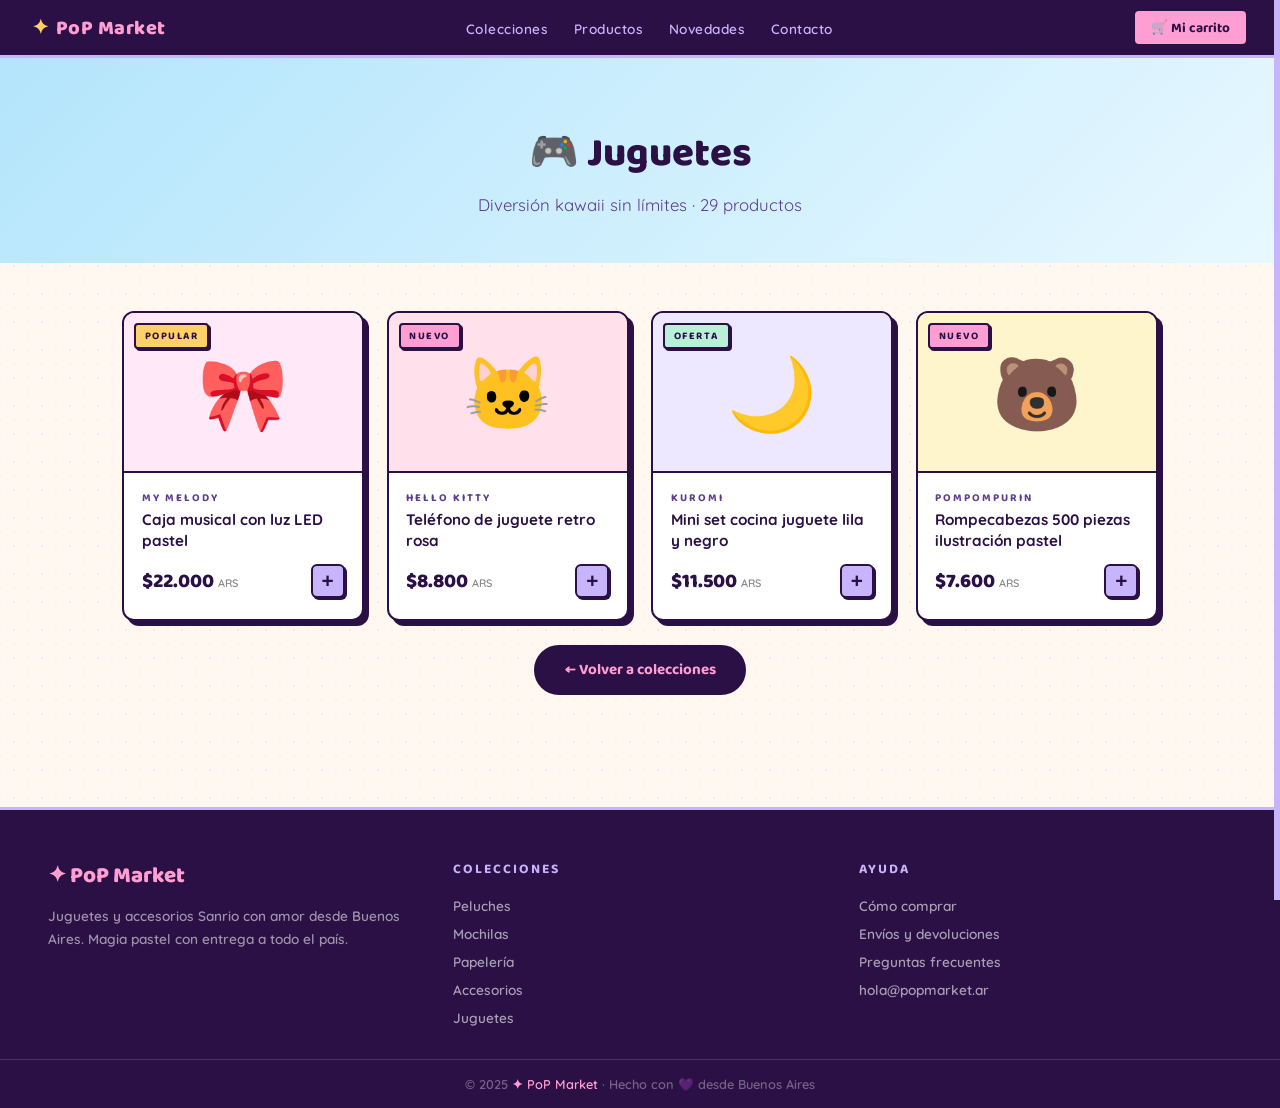
<file: col-juguetes.html>
<!DOCTYPE html>
<html lang="es">
<head>
  <meta charset="UTF-8"/>
  <meta name="viewport" content="width=device-width, initial-scale=1.0"/>
  <title>✦ Juguetes · PoP Market</title>
  <link rel="stylesheet" href="style.css"/>
  <link href="https://fonts.googleapis.com/css2?family=Baloo+2:wght@400;600;700;800&family=Quicksand:wght@400;500;600;700&display=swap" rel="stylesheet"/>
  <style>.page-hero{background:linear-gradient(135deg,#B3E5FC,#E8F8FF)}.page-hero h1{color:var(--ink)}.page-hero p{color:var(--plum)}</style>
</head>
<body>
<nav>
  <a href="index.html" class="nav-logo"><span class="star" aria-hidden="true">✦</span> PoP Market</a>
  <ul><li><a href="index.html#categorias">Colecciones</a></li><li><a href="index.html#productos">Productos</a></li><li><a href="index.html#novedades">Novedades</a></li><li><a href="index.html#contacto">Contacto</a></li></ul>
  <button class="nav-cart" id="cart-toggle" aria-label="Abrir carrito">🛒 Mi carrito<span class="cart-count" id="cart-count" aria-live="polite"></span></button>
</nav>
<div class="page-hero"><h1>🎮 Juguetes</h1><p>Diversión kawaii sin límites · 29 productos</p></div>
<div class="page-content" style="max-width:1100px;">
  <div class="prod-grid" style="width:100%;">
    <article class="prod-card"><div class="prod-img mm"><span aria-hidden="true">🎀</span><span class="prod-badge badge-hot">Popular</span></div><div class="prod-body"><div class="prod-char">My Melody</div><div class="prod-name">Caja musical con luz LED pastel</div><div class="prod-footer"><span class="prod-price">$22.000 <small>ARS</small></span><button class="add-btn" aria-label="Agregar al carrito" data-name="Caja musical con luz LED pastel" data-char="My Melody" data-price="22000" data-emoji="🎀" data-bg="#FFE8F8">+</button></div></div></article>
    <article class="prod-card"><div class="prod-img hk"><span aria-hidden="true">🐱</span><span class="prod-badge badge-new">Nuevo</span></div><div class="prod-body"><div class="prod-char">Hello Kitty</div><div class="prod-name">Teléfono de juguete retro rosa</div><div class="prod-footer"><span class="prod-price">$8.800 <small>ARS</small></span><button class="add-btn" aria-label="Agregar al carrito" data-name="Teléfono de juguete retro rosa" data-char="Hello Kitty" data-price="8800" data-emoji="🐱" data-bg="#FFE0EB">+</button></div></div></article>
    <article class="prod-card"><div class="prod-img km"><span aria-hidden="true">🌙</span><span class="prod-badge badge-sale">Oferta</span></div><div class="prod-body"><div class="prod-char">Kuromi</div><div class="prod-name">Mini set cocina juguete lila y negro</div><div class="prod-footer"><span class="prod-price">$11.500 <small>ARS</small></span><button class="add-btn" aria-label="Agregar al carrito" data-name="Mini set cocina juguete lila y negro" data-char="Kuromi" data-price="11500" data-emoji="🌙" data-bg="#EDE8FF">+</button></div></div></article>
    <article class="prod-card"><div class="prod-img pp"><span aria-hidden="true">🐻</span><span class="prod-badge badge-new">Nuevo</span></div><div class="prod-body"><div class="prod-char">Pompompurin</div><div class="prod-name">Rompecabezas 500 piezas ilustración pastel</div><div class="prod-footer"><span class="prod-price">$7.600 <small>ARS</small></span><button class="add-btn" aria-label="Agregar al carrito" data-name="Rompecabezas 500 piezas ilustración pastel" data-char="Pompompurin" data-price="7600" data-emoji="🐻" data-bg="#FFF5CC">+</button></div></div></article>
  </div>
  <div class="btn-wrap"><a href="index.html#categorias" class="back-btn">← Volver a colecciones</a></div>
</div>
<footer id="contacto"><div><div class="footer-logo">✦ PoP Market</div><div class="footer-desc">Juguetes y accesorios Sanrio con amor desde Buenos Aires. Magia pastel con entrega a todo el país.</div></div><div class="footer-col"><h4>Colecciones</h4><ul><li><a href="col-peluches.html">Peluches</a></li><li><a href="col-mochilas.html">Mochilas</a></li><li><a href="col-papeleria.html">Papelería</a></li><li><a href="col-accesorios.html">Accesorios</a></li><li><a href="col-juguetes.html" aria-current="page">Juguetes</a></li></ul></div><div class="footer-col"><h4>Ayuda</h4><ul><li><a href="como-comprar.html">Cómo comprar</a></li><li><a href="envios-devoluciones.html">Envíos y devoluciones</a></li><li><a href="preguntas-frecuentes.html">Preguntas frecuentes</a></li><li><a href="mailto:hola@popmarket.ar">hola@popmarket.ar</a></li></ul></div></footer>
<div class="footer-bottom">© 2025 <span>✦ PoP Market</span> · Hecho con 💜 desde Buenos Aires</div>
<!-- CARRITO DRAWER -->
<div class="cart-overlay" id="cart-overlay" aria-hidden="true"></div>
<aside class="cart-drawer" id="cart-drawer" role="dialog" aria-modal="true" aria-label="Tu carrito">
  <div class="cart-header"><h2>🛒 Tu carrito</h2><button class="cart-close" id="cart-close" aria-label="Cerrar carrito">✕</button></div>
  <div class="cart-items" id="cart-items" aria-live="polite"><div class="cart-empty" id="cart-empty"><span class="empty-icon">🛍️</span><p>Tu carrito está vacío</p></div></div>
  <div class="cart-footer" id="cart-footer" style="display:none;"><div class="free-shipping-bar" id="shipping-bar"></div><div class="cart-total-row"><span class="cart-total-label">Total</span><span class="cart-total-amount" id="cart-total">$0 <small>ARS</small></span></div><button class="cart-checkout-btn" id="checkout-btn">Confirmar pedido ✦</button></div>
</aside>
<!-- MODAL --><div class="modal-overlay" id="modal-overlay" aria-hidden="true"></div><div class="modal" id="order-modal" role="dialog" aria-modal="true" aria-labelledby="modal-title"><div class="modal-header"><h2 id="modal-title">📦 Confirmar pedido</h2><button class="modal-close" id="modal-close" aria-label="Cerrar">✕</button></div><div class="modal-body"><div class="modal-summary" id="modal-summary"></div><div class="modal-total-row"><span>Total</span><span class="modal-total-price" id="modal-total"></span></div><div class="modal-field"><label class="modal-label" for="order-name">NOMBRE COMPLETO *</label><input class="modal-input" id="order-name" type="text" placeholder="Tu nombre y apellido" autocomplete="name"/></div><div class="modal-field"><label class="modal-label" for="order-phone">TELÉFONO (WHATSAPP) *</label><input class="modal-input" id="order-phone" type="tel" placeholder="Ej: 3512345678" autocomplete="tel"/></div><div class="modal-field"><div class="modal-label">FORMA DE PAGO *</div><div class="modal-options"><button class="modal-option" data-group="payment" data-value="Transferencia">🏦 Transferencia</button><button class="modal-option" data-group="payment" data-value="Efectivo">💵 Efectivo</button><button class="modal-option" data-group="payment" data-value="Mercado Pago">📱 Mercado Pago</button><button class="modal-option" data-group="payment" data-value="Débito/Crédito">💳 Débito/Crédito</button></div></div><div class="modal-field"><div class="modal-label">¿CÓMO QUERÉS RECIBIRLO? *</div><div class="modal-options"><button class="modal-option" data-group="delivery" data-value="Envío a domicilio">🚚 Envío a domicilio</button><button class="modal-option" data-group="delivery" data-value="Retiro en local">🏠 Retiro en local</button></div></div><div class="modal-error" id="modal-error" style="display:none;">⚠️ Completá todos los campos para continuar.</div></div><div class="modal-footer"><button class="modal-send-btn" id="modal-send-btn"><span>📲 Enviar pedido por WhatsApp →</span></button></div></div>
<style>.modal-overlay{position:fixed;inset:0;background:rgba(42,16,69,.55);z-index:700;opacity:0;pointer-events:none;transition:opacity .25s}.modal-overlay.open{opacity:1;pointer-events:all}.modal{position:fixed;top:50%;left:50%;transform:translate(-50%,-50%) scale(.92);width:92%;max-width:460px;max-height:90vh;background:var(--cream);border:2.5px solid var(--ink);border-radius:18px;box-shadow:8px 8px 0 var(--lav);z-index:800;display:flex;flex-direction:column;opacity:0;pointer-events:none;transition:opacity .25s,transform .25s;overflow:hidden}.modal.open{opacity:1;pointer-events:all;transform:translate(-50%,-50%) scale(1)}.modal-header{background:var(--ink);padding:1rem 1.4rem;display:flex;align-items:center;justify-content:space-between;flex-shrink:0}.modal-header h2{font-family:"Baloo 2",cursive;font-weight:800;font-size:1.1rem;color:var(--rose)}.modal-close{background:none;border:2px solid var(--lav);color:var(--lav);border-radius:6px;width:32px;height:32px;font-size:1rem;cursor:pointer;display:flex;align-items:center;justify-content:center}.modal-close:hover{background:var(--rose);color:var(--ink)}.modal-body{padding:1.2rem 1.4rem;overflow-y:auto;flex:1;display:flex;flex-direction:column;gap:1rem}.modal-summary{display:flex;flex-direction:column;gap:.4rem}.modal-summary-item{display:flex;justify-content:space-between;font-size:.88rem;color:var(--plum);font-weight:600}.modal-summary-item span:last-child{font-family:"Baloo 2",cursive;font-weight:700;color:var(--ink)}.modal-total-row{display:flex;justify-content:space-between;border-top:2px solid var(--lav);padding-top:.7rem;font-family:"Baloo 2",cursive;font-weight:800;color:var(--ink)}.modal-total-price{font-size:1.3rem;color:var(--plum)}.modal-field{display:flex;flex-direction:column;gap:.4rem}.modal-label{font-family:"Baloo 2",cursive;font-weight:700;font-size:.68rem;letter-spacing:1.5px;color:var(--plum);text-transform:uppercase}.modal-input{padding:.7rem 1rem;border:2px solid var(--lav);border-radius:8px;font-family:"Quicksand",sans-serif;font-size:.95rem;font-weight:600;background:var(--white);color:var(--ink);outline:none;transition:border-color .15s}.modal-input:focus{border-color:var(--plum);box-shadow:0 0 0 3px rgba(200,180,250,.4)}.modal-input.error{border-color:#FF6B6B}.modal-options{display:grid;grid-template-columns:1fr 1fr;gap:.6rem}.modal-option{background:var(--white);border:2px solid var(--lav);border-radius:10px;padding:.65rem .8rem;font-family:"Quicksand",sans-serif;font-weight:700;font-size:.88rem;color:var(--ink);cursor:pointer;display:flex;align-items:center;gap:.5rem;transition:background .15s,border-color .15s;text-align:left}.modal-option:hover{background:#F5F0FF;border-color:var(--plum)}.modal-option.selected{background:var(--lav);border-color:var(--plum);box-shadow:2px 2px 0 var(--plum)}.modal-option.error-border{border-color:#FF6B6B}.modal-error{background:#FFF0F0;border:1.5px solid #FF6B6B;border-radius:8px;padding:.6rem 1rem;font-size:.85rem;font-weight:600;color:#CC0000}.modal-footer{padding:1rem 1.4rem 1.4rem;flex-shrink:0}.modal-send-btn{width:100%;background:#25D366;color:#fff;border:2.5px solid #128C4B;border-radius:12px;padding:1rem;font-family:"Baloo 2",cursive;font-weight:800;font-size:1rem;cursor:pointer;box-shadow:4px 4px 0 #128C4B;transition:transform .1s,box-shadow .1s;display:flex;align-items:center;justify-content:center;gap:.5rem}.modal-send-btn:hover{transform:translate(2px,2px);box-shadow:2px 2px 0 #128C4B}</style>
<script src="cart.js"></script>
</body>
</html>
</file>
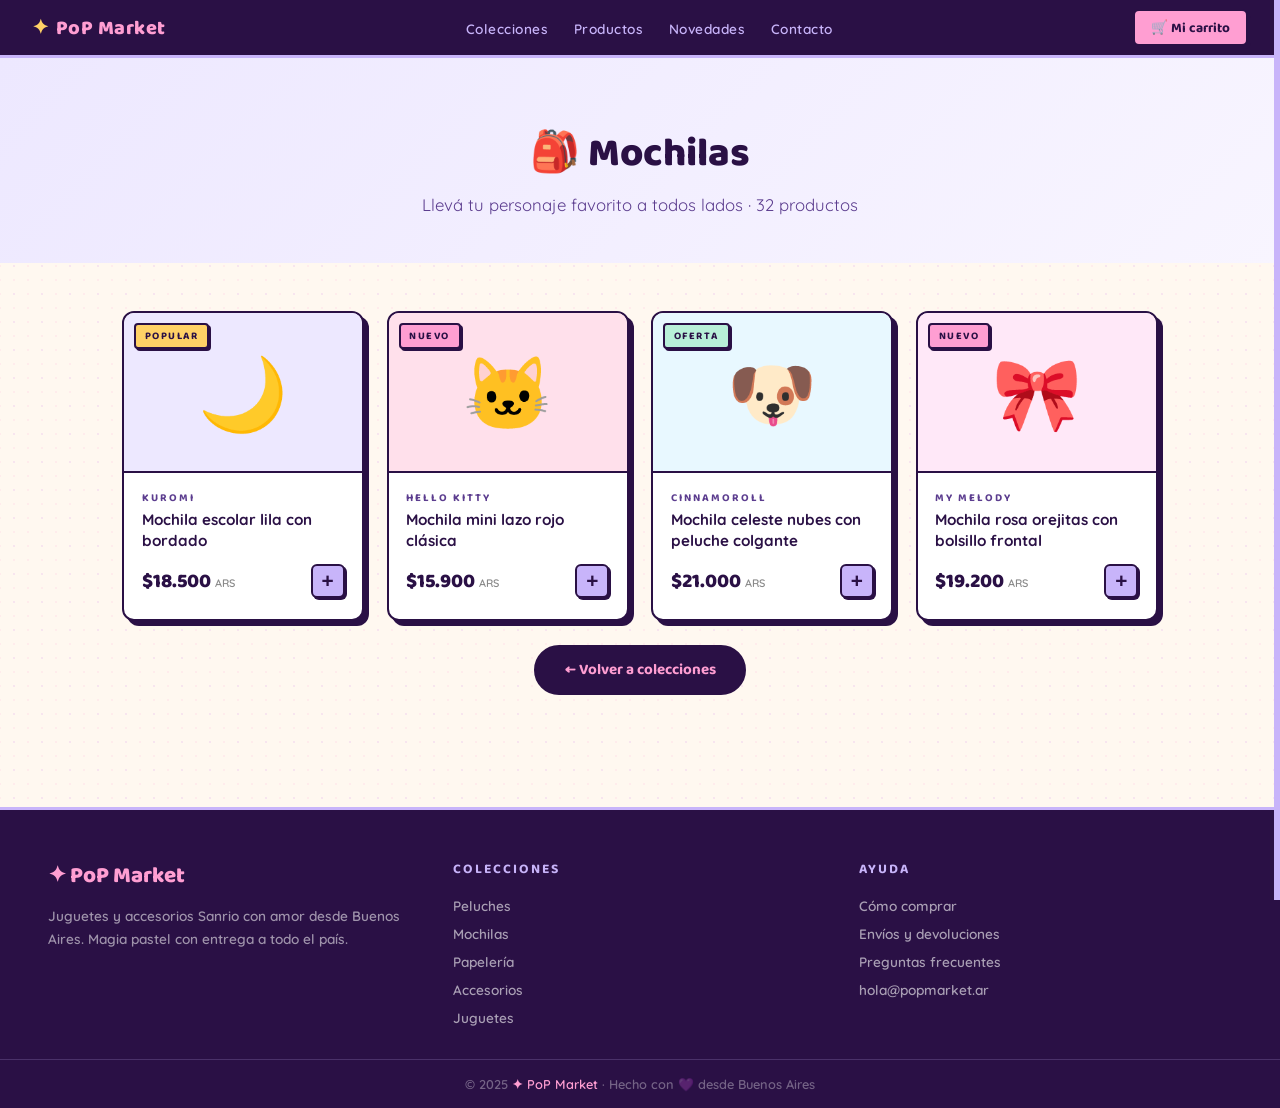
<file: col-mochilas.html>
<!DOCTYPE html>
<html lang="es">
<head>
  <meta charset="UTF-8"/>
  <meta name="viewport" content="width=device-width, initial-scale=1.0"/>
  <title>✦ Mochilas · PoP Market</title>
  <link rel="stylesheet" href="style.css"/>
  <link href="https://fonts.googleapis.com/css2?family=Baloo+2:wght@400;600;700;800&family=Quicksand:wght@400;500;600;700&display=swap" rel="stylesheet"/>
  <style>.page-hero{background:linear-gradient(135deg,#EDE8FF,#F8F5FF)}.page-hero h1{color:var(--ink)}.page-hero p{color:var(--plum)}</style>
</head>
<body>
<nav>
  <a href="index.html" class="nav-logo"><span class="star" aria-hidden="true">✦</span> PoP Market</a>
  <ul>
    <li><a href="index.html#categorias">Colecciones</a></li>
    <li><a href="index.html#productos">Productos</a></li>
    <li><a href="index.html#novedades">Novedades</a></li>
    <li><a href="index.html#contacto">Contacto</a></li>
  </ul>
  <button class="nav-cart" id="cart-toggle" aria-label="Abrir carrito">🛒 Mi carrito<span class="cart-count" id="cart-count" aria-live="polite"></span></button>
</nav>
<div class="page-hero"><h1>🎒 Mochilas</h1><p>Llevá tu personaje favorito a todos lados · 32 productos</p></div>
<div class="page-content" style="max-width:1100px;">
  <div class="prod-grid" style="width:100%;">
    <article class="prod-card"><div class="prod-img km"><span aria-hidden="true">🌙</span><span class="prod-badge badge-hot">Popular</span></div><div class="prod-body"><div class="prod-char">Kuromi</div><div class="prod-name">Mochila escolar lila con bordado</div><div class="prod-footer"><span class="prod-price">$18.500 <small>ARS</small></span><button class="add-btn" aria-label="Agregar al carrito" data-name="Mochila escolar lila con bordado" data-char="Kuromi" data-price="18500" data-emoji="🌙" data-bg="#EDE8FF">+</button></div></div></article>
    <article class="prod-card"><div class="prod-img hk"><span aria-hidden="true">🐱</span><span class="prod-badge badge-new">Nuevo</span></div><div class="prod-body"><div class="prod-char">Hello Kitty</div><div class="prod-name">Mochila mini lazo rojo clásica</div><div class="prod-footer"><span class="prod-price">$15.900 <small>ARS</small></span><button class="add-btn" aria-label="Agregar al carrito" data-name="Mochila mini lazo rojo clásica" data-char="Hello Kitty" data-price="15900" data-emoji="🐱" data-bg="#FFE0EB">+</button></div></div></article>
    <article class="prod-card"><div class="prod-img cn"><span aria-hidden="true">🐶</span><span class="prod-badge badge-sale">Oferta</span></div><div class="prod-body"><div class="prod-char">Cinnamoroll</div><div class="prod-name">Mochila celeste nubes con peluche colgante</div><div class="prod-footer"><span class="prod-price">$21.000 <small>ARS</small></span><button class="add-btn" aria-label="Agregar al carrito" data-name="Mochila celeste nubes con peluche colgante" data-char="Cinnamoroll" data-price="21000" data-emoji="🐶" data-bg="#E8F8FF">+</button></div></div></article>
    <article class="prod-card"><div class="prod-img mm"><span aria-hidden="true">🎀</span><span class="prod-badge badge-new">Nuevo</span></div><div class="prod-body"><div class="prod-char">My Melody</div><div class="prod-name">Mochila rosa orejitas con bolsillo frontal</div><div class="prod-footer"><span class="prod-price">$19.200 <small>ARS</small></span><button class="add-btn" aria-label="Agregar al carrito" data-name="Mochila rosa orejitas con bolsillo frontal" data-char="My Melody" data-price="19200" data-emoji="🎀" data-bg="#FFE8F8">+</button></div></div></article>
  </div>
  <div class="btn-wrap"><a href="index.html#categorias" class="back-btn">← Volver a colecciones</a></div>
</div>
<footer id="contacto"><div><div class="footer-logo">✦ PoP Market</div><div class="footer-desc">Juguetes y accesorios Sanrio con amor desde Buenos Aires. Magia pastel con entrega a todo el país.</div></div><div class="footer-col"><h4>Colecciones</h4><ul><li><a href="col-peluches.html">Peluches</a></li><li><a href="col-mochilas.html" aria-current="page">Mochilas</a></li><li><a href="col-papeleria.html">Papelería</a></li><li><a href="col-accesorios.html">Accesorios</a></li><li><a href="col-juguetes.html">Juguetes</a></li></ul></div><div class="footer-col"><h4>Ayuda</h4><ul><li><a href="como-comprar.html">Cómo comprar</a></li><li><a href="envios-devoluciones.html">Envíos y devoluciones</a></li><li><a href="preguntas-frecuentes.html">Preguntas frecuentes</a></li><li><a href="mailto:hola@popmarket.ar">hola@popmarket.ar</a></li></ul></div></footer>
<div class="footer-bottom">© 2025 <span>✦ PoP Market</span> · Hecho con 💜 desde Buenos Aires</div>
<!-- CARRITO DRAWER -->
<div class="cart-overlay" id="cart-overlay" aria-hidden="true"></div>
<aside class="cart-drawer" id="cart-drawer" role="dialog" aria-modal="true" aria-label="Tu carrito">
  <div class="cart-header">
    <h2>🛒 Tu carrito</h2>
    <button class="cart-close" id="cart-close" aria-label="Cerrar carrito">✕</button>
  </div>
  <div class="cart-items" id="cart-items" aria-live="polite">
    <div class="cart-empty" id="cart-empty"><span class="empty-icon">🛍️</span><p>Tu carrito está vacío</p></div>
  </div>
  <div class="cart-footer" id="cart-footer" style="display:none;">
    <div class="free-shipping-bar" id="shipping-bar"></div>
    <div class="cart-total-row">
      <span class="cart-total-label">Total</span>
      <span class="cart-total-amount" id="cart-total">$0 <small>ARS</small></span>
    </div>
    <button class="cart-checkout-btn" id="checkout-btn">Confirmar pedido ✦</button>
  </div>
</aside>
<!-- MODAL -->
<div class="modal-overlay" id="modal-overlay" aria-hidden="true"></div>
<div class="modal" id="order-modal" role="dialog" aria-modal="true" aria-labelledby="modal-title">
  <div class="modal-header"><h2 id="modal-title">📦 Confirmar pedido</h2><button class="modal-close" id="modal-close" aria-label="Cerrar">✕</button></div>
  <div class="modal-body">
    <div class="modal-summary" id="modal-summary"></div>
    <div class="modal-total-row"><span>Total</span><span class="modal-total-price" id="modal-total"></span></div>
    <div class="modal-field"><label class="modal-label" for="order-name">NOMBRE COMPLETO *</label><input class="modal-input" id="order-name" type="text" placeholder="Tu nombre y apellido" autocomplete="name"/></div>
    <div class="modal-field"><label class="modal-label" for="order-phone">TELÉFONO (WHATSAPP) *</label><input class="modal-input" id="order-phone" type="tel" placeholder="Ej: 3512345678" autocomplete="tel"/></div>
    <div class="modal-field"><div class="modal-label">FORMA DE PAGO *</div><div class="modal-options"><button class="modal-option" data-group="payment" data-value="Transferencia"><span aria-hidden="true">🏦</span> Transferencia</button><button class="modal-option" data-group="payment" data-value="Efectivo"><span aria-hidden="true">💵</span> Efectivo</button><button class="modal-option" data-group="payment" data-value="Mercado Pago"><span aria-hidden="true">📱</span> Mercado Pago</button><button class="modal-option" data-group="payment" data-value="Débito/Crédito"><span aria-hidden="true">💳</span> Débito/Crédito</button></div></div>
    <div class="modal-field"><div class="modal-label">¿CÓMO QUERÉS RECIBIRLO? *</div><div class="modal-options"><button class="modal-option" data-group="delivery" data-value="Envío a domicilio"><span aria-hidden="true">🚚</span> Envío a domicilio</button><button class="modal-option" data-group="delivery" data-value="Retiro en local"><span aria-hidden="true">🏠</span> Retiro en local</button></div></div>
    <div class="modal-error" id="modal-error" style="display:none;">⚠️ Completá todos los campos para continuar.</div>
  </div>
  <div class="modal-footer"><button class="modal-send-btn" id="modal-send-btn"><span>📲 Enviar pedido por WhatsApp →</span></button></div>
</div>
<style>.modal-overlay{position:fixed;inset:0;background:rgba(42,16,69,0.55);z-index:700;opacity:0;pointer-events:none;transition:opacity 0.25s}.modal-overlay.open{opacity:1;pointer-events:all}.modal{position:fixed;top:50%;left:50%;transform:translate(-50%,-50%) scale(0.92);width:92%;max-width:460px;max-height:90vh;background:var(--cream);border:2.5px solid var(--ink);border-radius:18px;box-shadow:8px 8px 0 var(--lav);z-index:800;display:flex;flex-direction:column;opacity:0;pointer-events:none;transition:opacity 0.25s,transform 0.25s;overflow:hidden}.modal.open{opacity:1;pointer-events:all;transform:translate(-50%,-50%) scale(1)}.modal-header{background:var(--ink);padding:1rem 1.4rem;display:flex;align-items:center;justify-content:space-between;flex-shrink:0}.modal-header h2{font-family:"Baloo 2",cursive;font-weight:800;font-size:1.1rem;color:var(--rose)}.modal-close{background:none;border:2px solid var(--lav);color:var(--lav);border-radius:6px;width:32px;height:32px;font-size:1rem;font-weight:700;cursor:pointer;display:flex;align-items:center;justify-content:center;transition:background .15s,color .15s}.modal-close:hover{background:var(--rose);color:var(--ink);border-color:var(--rose)}.modal-body{padding:1.2rem 1.4rem;overflow-y:auto;flex:1;display:flex;flex-direction:column;gap:1rem}.modal-summary{display:flex;flex-direction:column;gap:.4rem}.modal-summary-item{display:flex;justify-content:space-between;align-items:center;font-size:.88rem;color:var(--plum);font-weight:600}.modal-summary-item span:last-child{font-family:"Baloo 2",cursive;font-weight:700;color:var(--ink)}.modal-total-row{display:flex;justify-content:space-between;align-items:center;border-top:2px solid var(--lav);padding-top:.7rem;font-family:"Baloo 2",cursive;font-weight:800;font-size:1rem;color:var(--ink)}.modal-total-price{font-size:1.3rem;color:var(--plum)}.modal-field{display:flex;flex-direction:column;gap:.4rem}.modal-label{font-family:"Baloo 2",cursive;font-weight:700;font-size:.68rem;letter-spacing:1.5px;color:var(--plum);text-transform:uppercase}.modal-input{padding:.7rem 1rem;border:2px solid var(--lav);border-radius:8px;font-family:"Quicksand",sans-serif;font-size:.95rem;font-weight:600;background:var(--white);color:var(--ink);outline:none;transition:border-color .15s,box-shadow .15s}.modal-input:focus{border-color:var(--plum);box-shadow:0 0 0 3px rgba(200,180,250,.4)}.modal-input.error{border-color:#FF6B6B;box-shadow:0 0 0 3px rgba(255,107,107,.2)}.modal-options{display:grid;grid-template-columns:1fr 1fr;gap:.6rem}.modal-option{background:var(--white);border:2px solid var(--lav);border-radius:10px;padding:.65rem .8rem;font-family:"Quicksand",sans-serif;font-weight:700;font-size:.88rem;color:var(--ink);cursor:pointer;display:flex;align-items:center;gap:.5rem;transition:border-color .15s,background .15s,box-shadow .15s;text-align:left}.modal-option:hover{background:#F5F0FF;border-color:var(--plum)}.modal-option.selected{background:var(--lav);border-color:var(--plum);box-shadow:2px 2px 0 var(--plum);color:var(--ink)}.modal-option.error-border{border-color:#FF6B6B}.modal-error{background:#FFF0F0;border:1.5px solid #FF6B6B;border-radius:8px;padding:.6rem 1rem;font-size:.85rem;font-weight:600;color:#CC0000}.modal-footer{padding:1rem 1.4rem 1.4rem;flex-shrink:0}.modal-send-btn{width:100%;background:#25D366;color:var(--white);border:2.5px solid #128C4B;border-radius:12px;padding:1rem;font-family:"Baloo 2",cursive;font-weight:800;font-size:1rem;cursor:pointer;box-shadow:4px 4px 0 #128C4B;transition:transform .1s,box-shadow .1s;display:flex;align-items:center;justify-content:center;gap:.5rem}.modal-send-btn:hover{transform:translate(2px,2px);box-shadow:2px 2px 0 #128C4B}</style>
<script src="cart.js"></script>
</body>
</html>
</file>
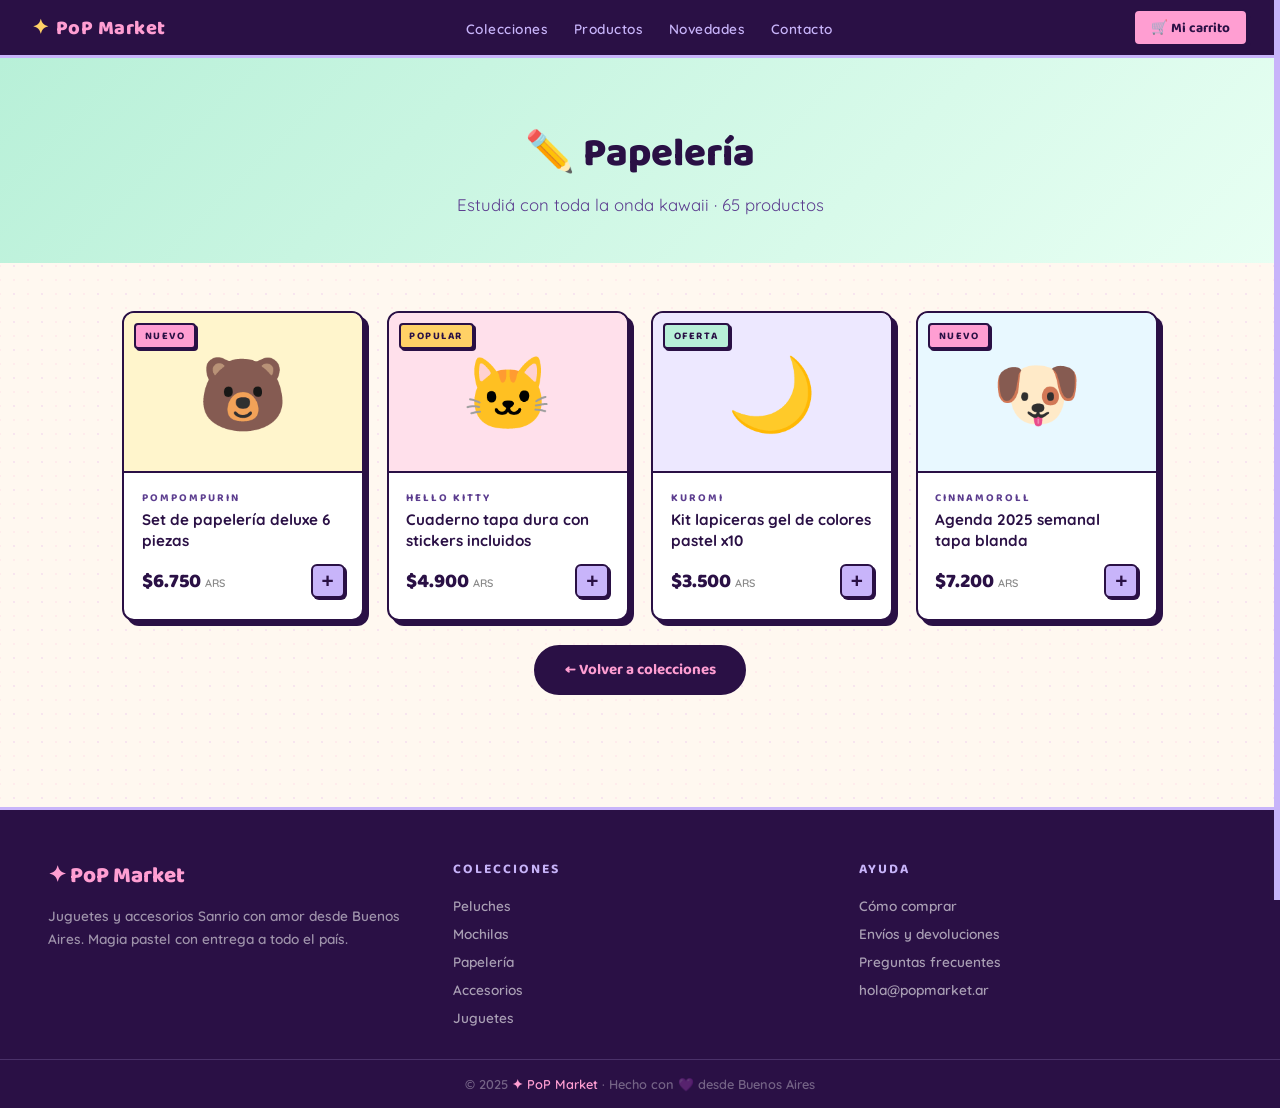
<file: col-papeleria.html>
<!DOCTYPE html>
<html lang="es">
<head>
  <meta charset="UTF-8"/>
  <meta name="viewport" content="width=device-width, initial-scale=1.0"/>
  <title>✦ Papelería · PoP Market</title>
  <link rel="stylesheet" href="style.css"/>
  <link href="https://fonts.googleapis.com/css2?family=Baloo+2:wght@400;600;700;800&family=Quicksand:wght@400;500;600;700&display=swap" rel="stylesheet"/>
  <style>.page-hero{background:linear-gradient(135deg,#B8F0D8,#E8FFF3)}.page-hero h1{color:var(--ink)}.page-hero p{color:var(--plum)}</style>
</head>
<body>
<nav>
  <a href="index.html" class="nav-logo"><span class="star" aria-hidden="true">✦</span> PoP Market</a>
  <ul><li><a href="index.html#categorias">Colecciones</a></li><li><a href="index.html#productos">Productos</a></li><li><a href="index.html#novedades">Novedades</a></li><li><a href="index.html#contacto">Contacto</a></li></ul>
  <button class="nav-cart" id="cart-toggle" aria-label="Abrir carrito">🛒 Mi carrito<span class="cart-count" id="cart-count" aria-live="polite"></span></button>
</nav>
<div class="page-hero"><h1>✏️ Papelería</h1><p>Estudiá con toda la onda kawaii · 65 productos</p></div>
<div class="page-content" style="max-width:1100px;">
  <div class="prod-grid" style="width:100%;">
    <article class="prod-card"><div class="prod-img pp"><span aria-hidden="true">🐻</span><span class="prod-badge badge-new">Nuevo</span></div><div class="prod-body"><div class="prod-char">Pompompurin</div><div class="prod-name">Set de papelería deluxe 6 piezas</div><div class="prod-footer"><span class="prod-price">$6.750 <small>ARS</small></span><button class="add-btn" aria-label="Agregar al carrito" data-name="Set de papelería deluxe 6 piezas" data-char="Pompompurin" data-price="6750" data-emoji="🐻" data-bg="#FFF5CC">+</button></div></div></article>
    <article class="prod-card"><div class="prod-img hk"><span aria-hidden="true">🐱</span><span class="prod-badge badge-hot">Popular</span></div><div class="prod-body"><div class="prod-char">Hello Kitty</div><div class="prod-name">Cuaderno tapa dura con stickers incluidos</div><div class="prod-footer"><span class="prod-price">$4.900 <small>ARS</small></span><button class="add-btn" aria-label="Agregar al carrito" data-name="Cuaderno tapa dura con stickers incluidos" data-char="Hello Kitty" data-price="4900" data-emoji="🐱" data-bg="#FFE0EB">+</button></div></div></article>
    <article class="prod-card"><div class="prod-img km"><span aria-hidden="true">🌙</span><span class="prod-badge badge-sale">Oferta</span></div><div class="prod-body"><div class="prod-char">Kuromi</div><div class="prod-name">Kit lapiceras gel de colores pastel x10</div><div class="prod-footer"><span class="prod-price">$3.500 <small>ARS</small></span><button class="add-btn" aria-label="Agregar al carrito" data-name="Kit lapiceras gel de colores pastel x10" data-char="Kuromi" data-price="3500" data-emoji="🌙" data-bg="#EDE8FF">+</button></div></div></article>
    <article class="prod-card"><div class="prod-img cn"><span aria-hidden="true">🐶</span><span class="prod-badge badge-new">Nuevo</span></div><div class="prod-body"><div class="prod-char">Cinnamoroll</div><div class="prod-name">Agenda 2025 semanal tapa blanda</div><div class="prod-footer"><span class="prod-price">$7.200 <small>ARS</small></span><button class="add-btn" aria-label="Agregar al carrito" data-name="Agenda 2025 semanal tapa blanda" data-char="Cinnamoroll" data-price="7200" data-emoji="🐶" data-bg="#E8F8FF">+</button></div></div></article>
  </div>
  <div class="btn-wrap"><a href="index.html#categorias" class="back-btn">← Volver a colecciones</a></div>
</div>
<footer id="contacto"><div><div class="footer-logo">✦ PoP Market</div><div class="footer-desc">Juguetes y accesorios Sanrio con amor desde Buenos Aires. Magia pastel con entrega a todo el país.</div></div><div class="footer-col"><h4>Colecciones</h4><ul><li><a href="col-peluches.html">Peluches</a></li><li><a href="col-mochilas.html">Mochilas</a></li><li><a href="col-papeleria.html" aria-current="page">Papelería</a></li><li><a href="col-accesorios.html">Accesorios</a></li><li><a href="col-juguetes.html">Juguetes</a></li></ul></div><div class="footer-col"><h4>Ayuda</h4><ul><li><a href="como-comprar.html">Cómo comprar</a></li><li><a href="envios-devoluciones.html">Envíos y devoluciones</a></li><li><a href="preguntas-frecuentes.html">Preguntas frecuentes</a></li><li><a href="mailto:hola@popmarket.ar">hola@popmarket.ar</a></li></ul></div></footer>
<div class="footer-bottom">© 2025 <span>✦ PoP Market</span> · Hecho con 💜 desde Buenos Aires</div>
<!-- CARRITO DRAWER -->
<div class="cart-overlay" id="cart-overlay" aria-hidden="true"></div>
<aside class="cart-drawer" id="cart-drawer" role="dialog" aria-modal="true" aria-label="Tu carrito">
  <div class="cart-header"><h2>🛒 Tu carrito</h2><button class="cart-close" id="cart-close" aria-label="Cerrar carrito">✕</button></div>
  <div class="cart-items" id="cart-items" aria-live="polite"><div class="cart-empty" id="cart-empty"><span class="empty-icon">🛍️</span><p>Tu carrito está vacío</p></div></div>
  <div class="cart-footer" id="cart-footer" style="display:none;"><div class="free-shipping-bar" id="shipping-bar"></div><div class="cart-total-row"><span class="cart-total-label">Total</span><span class="cart-total-amount" id="cart-total">$0 <small>ARS</small></span></div><button class="cart-checkout-btn" id="checkout-btn">Confirmar pedido ✦</button></div>
</aside>
<!-- MODAL --><div class="modal-overlay" id="modal-overlay" aria-hidden="true"></div><div class="modal" id="order-modal" role="dialog" aria-modal="true" aria-labelledby="modal-title"><div class="modal-header"><h2 id="modal-title">📦 Confirmar pedido</h2><button class="modal-close" id="modal-close" aria-label="Cerrar">✕</button></div><div class="modal-body"><div class="modal-summary" id="modal-summary"></div><div class="modal-total-row"><span>Total</span><span class="modal-total-price" id="modal-total"></span></div><div class="modal-field"><label class="modal-label" for="order-name">NOMBRE COMPLETO *</label><input class="modal-input" id="order-name" type="text" placeholder="Tu nombre y apellido" autocomplete="name"/></div><div class="modal-field"><label class="modal-label" for="order-phone">TELÉFONO (WHATSAPP) *</label><input class="modal-input" id="order-phone" type="tel" placeholder="Ej: 3512345678" autocomplete="tel"/></div><div class="modal-field"><div class="modal-label">FORMA DE PAGO *</div><div class="modal-options"><button class="modal-option" data-group="payment" data-value="Transferencia">🏦 Transferencia</button><button class="modal-option" data-group="payment" data-value="Efectivo">💵 Efectivo</button><button class="modal-option" data-group="payment" data-value="Mercado Pago">📱 Mercado Pago</button><button class="modal-option" data-group="payment" data-value="Débito/Crédito">💳 Débito/Crédito</button></div></div><div class="modal-field"><div class="modal-label">¿CÓMO QUERÉS RECIBIRLO? *</div><div class="modal-options"><button class="modal-option" data-group="delivery" data-value="Envío a domicilio">🚚 Envío a domicilio</button><button class="modal-option" data-group="delivery" data-value="Retiro en local">🏠 Retiro en local</button></div></div><div class="modal-error" id="modal-error" style="display:none;">⚠️ Completá todos los campos para continuar.</div></div><div class="modal-footer"><button class="modal-send-btn" id="modal-send-btn"><span>📲 Enviar pedido por WhatsApp →</span></button></div></div>
<style>.modal-overlay{position:fixed;inset:0;background:rgba(42,16,69,.55);z-index:700;opacity:0;pointer-events:none;transition:opacity .25s}.modal-overlay.open{opacity:1;pointer-events:all}.modal{position:fixed;top:50%;left:50%;transform:translate(-50%,-50%) scale(.92);width:92%;max-width:460px;max-height:90vh;background:var(--cream);border:2.5px solid var(--ink);border-radius:18px;box-shadow:8px 8px 0 var(--lav);z-index:800;display:flex;flex-direction:column;opacity:0;pointer-events:none;transition:opacity .25s,transform .25s;overflow:hidden}.modal.open{opacity:1;pointer-events:all;transform:translate(-50%,-50%) scale(1)}.modal-header{background:var(--ink);padding:1rem 1.4rem;display:flex;align-items:center;justify-content:space-between;flex-shrink:0}.modal-header h2{font-family:"Baloo 2",cursive;font-weight:800;font-size:1.1rem;color:var(--rose)}.modal-close{background:none;border:2px solid var(--lav);color:var(--lav);border-radius:6px;width:32px;height:32px;font-size:1rem;cursor:pointer;display:flex;align-items:center;justify-content:center}.modal-close:hover{background:var(--rose);color:var(--ink)}.modal-body{padding:1.2rem 1.4rem;overflow-y:auto;flex:1;display:flex;flex-direction:column;gap:1rem}.modal-summary{display:flex;flex-direction:column;gap:.4rem}.modal-summary-item{display:flex;justify-content:space-between;font-size:.88rem;color:var(--plum);font-weight:600}.modal-summary-item span:last-child{font-family:"Baloo 2",cursive;font-weight:700;color:var(--ink)}.modal-total-row{display:flex;justify-content:space-between;border-top:2px solid var(--lav);padding-top:.7rem;font-family:"Baloo 2",cursive;font-weight:800;color:var(--ink)}.modal-total-price{font-size:1.3rem;color:var(--plum)}.modal-field{display:flex;flex-direction:column;gap:.4rem}.modal-label{font-family:"Baloo 2",cursive;font-weight:700;font-size:.68rem;letter-spacing:1.5px;color:var(--plum);text-transform:uppercase}.modal-input{padding:.7rem 1rem;border:2px solid var(--lav);border-radius:8px;font-family:"Quicksand",sans-serif;font-size:.95rem;font-weight:600;background:var(--white);color:var(--ink);outline:none;transition:border-color .15s}.modal-input:focus{border-color:var(--plum);box-shadow:0 0 0 3px rgba(200,180,250,.4)}.modal-input.error{border-color:#FF6B6B}.modal-options{display:grid;grid-template-columns:1fr 1fr;gap:.6rem}.modal-option{background:var(--white);border:2px solid var(--lav);border-radius:10px;padding:.65rem .8rem;font-family:"Quicksand",sans-serif;font-weight:700;font-size:.88rem;color:var(--ink);cursor:pointer;display:flex;align-items:center;gap:.5rem;transition:background .15s,border-color .15s;text-align:left}.modal-option:hover{background:#F5F0FF;border-color:var(--plum)}.modal-option.selected{background:var(--lav);border-color:var(--plum);box-shadow:2px 2px 0 var(--plum)}.modal-option.error-border{border-color:#FF6B6B}.modal-error{background:#FFF0F0;border:1.5px solid #FF6B6B;border-radius:8px;padding:.6rem 1rem;font-size:.85rem;font-weight:600;color:#CC0000}.modal-footer{padding:1rem 1.4rem 1.4rem;flex-shrink:0}.modal-send-btn{width:100%;background:#25D366;color:#fff;border:2.5px solid #128C4B;border-radius:12px;padding:1rem;font-family:"Baloo 2",cursive;font-weight:800;font-size:1rem;cursor:pointer;box-shadow:4px 4px 0 #128C4B;transition:transform .1s,box-shadow .1s;display:flex;align-items:center;justify-content:center;gap:.5rem}.modal-send-btn:hover{transform:translate(2px,2px);box-shadow:2px 2px 0 #128C4B}</style>
<script src="cart.js"></script>
</body>
</html>
</file>
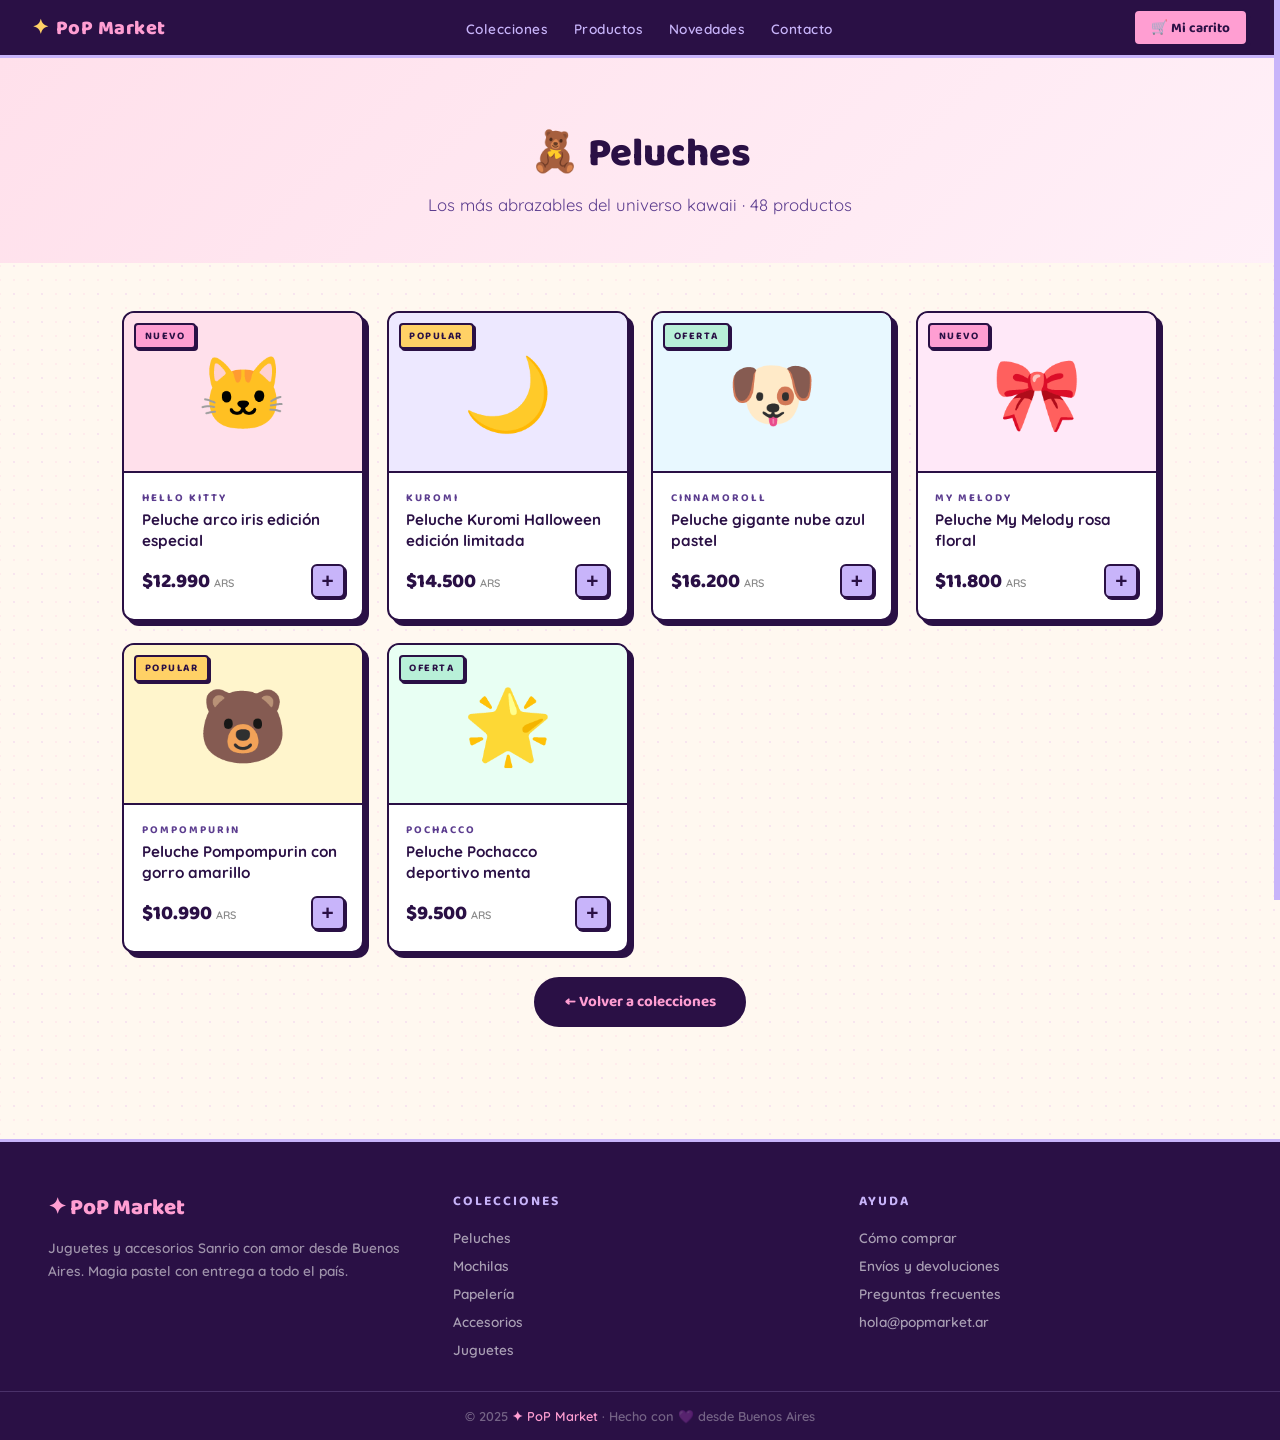
<file: col-peluches.html>
<!DOCTYPE html>
<html lang="es">
<head>
  <meta charset="UTF-8"/>
  <meta name="viewport" content="width=device-width, initial-scale=1.0"/>
  <title>✦ Peluches · PoP Market</title>
  <link rel="stylesheet" href="style.css"/>
  <link href="https://fonts.googleapis.com/css2?family=Baloo+2:wght@400;600;700;800&family=Quicksand:wght@400;500;600;700&display=swap" rel="stylesheet"/>
  <style>
    .page-hero { background: linear-gradient(135deg, #FFE0EB, #FFF0F8); }
    .page-hero h1 { color: var(--ink); }
    .page-hero p  { color: var(--plum); }
  </style>
</head>
<body>

<nav>
  <a href="index.html" class="nav-logo"><span class="star" aria-hidden="true">✦</span> PoP Market</a>
  <ul>
    <li><a href="index.html#categorias">Colecciones</a></li>
    <li><a href="index.html#productos">Productos</a></li>
    <li><a href="index.html#novedades">Novedades</a></li>
    <li><a href="index.html#contacto">Contacto</a></li>
  </ul>
  <button class="nav-cart" id="cart-toggle" aria-label="Abrir carrito">
    🛒 Mi carrito
    <span class="cart-count" id="cart-count" aria-live="polite"></span>
  </button>
</nav>

<div class="page-hero">
  <h1>🧸 Peluches</h1>
  <p>Los más abrazables del universo kawaii · 48 productos</p>
</div>

<div class="page-content" style="max-width:1100px;">
  <div class="prod-grid" style="width:100%;">

    <article class="prod-card">
      <div class="prod-img hk"><span aria-hidden="true">🐱</span><span class="prod-badge badge-new">Nuevo</span></div>
      <div class="prod-body">
        <div class="prod-char">Hello Kitty</div>
        <div class="prod-name">Peluche arco iris edición especial</div>
        <div class="prod-footer">
          <span class="prod-price">$12.990 <small>ARS</small></span>
          <button class="add-btn" aria-label="Agregar al carrito" data-name="Peluche arco iris edición especial" data-char="Hello Kitty" data-price="12990" data-emoji="🐱" data-bg="#FFE0EB">+</button>
        </div>
      </div>
    </article>

    <article class="prod-card">
      <div class="prod-img km"><span aria-hidden="true">🌙</span><span class="prod-badge badge-hot">Popular</span></div>
      <div class="prod-body">
        <div class="prod-char">Kuromi</div>
        <div class="prod-name">Peluche Kuromi Halloween edición limitada</div>
        <div class="prod-footer">
          <span class="prod-price">$14.500 <small>ARS</small></span>
          <button class="add-btn" aria-label="Agregar al carrito" data-name="Peluche Kuromi Halloween edición limitada" data-char="Kuromi" data-price="14500" data-emoji="🌙" data-bg="#EDE8FF">+</button>
        </div>
      </div>
    </article>

    <article class="prod-card">
      <div class="prod-img cn"><span aria-hidden="true">🐶</span><span class="prod-badge badge-sale">Oferta</span></div>
      <div class="prod-body">
        <div class="prod-char">Cinnamoroll</div>
        <div class="prod-name">Peluche gigante nube azul pastel</div>
        <div class="prod-footer">
          <span class="prod-price">$16.200 <small>ARS</small></span>
          <button class="add-btn" aria-label="Agregar al carrito" data-name="Peluche gigante nube azul pastel" data-char="Cinnamoroll" data-price="16200" data-emoji="🐶" data-bg="#E8F8FF">+</button>
        </div>
      </div>
    </article>

    <article class="prod-card">
      <div class="prod-img mm"><span aria-hidden="true">🎀</span><span class="prod-badge badge-new">Nuevo</span></div>
      <div class="prod-body">
        <div class="prod-char">My Melody</div>
        <div class="prod-name">Peluche My Melody rosa floral</div>
        <div class="prod-footer">
          <span class="prod-price">$11.800 <small>ARS</small></span>
          <button class="add-btn" aria-label="Agregar al carrito" data-name="Peluche My Melody rosa floral" data-char="My Melody" data-price="11800" data-emoji="🎀" data-bg="#FFE8F8">+</button>
        </div>
      </div>
    </article>

    <article class="prod-card">
      <div class="prod-img pp"><span aria-hidden="true">🐻</span><span class="prod-badge badge-hot">Popular</span></div>
      <div class="prod-body">
        <div class="prod-char">Pompompurin</div>
        <div class="prod-name">Peluche Pompompurin con gorro amarillo</div>
        <div class="prod-footer">
          <span class="prod-price">$10.990 <small>ARS</small></span>
          <button class="add-btn" aria-label="Agregar al carrito" data-name="Peluche Pompompurin con gorro amarillo" data-char="Pompompurin" data-price="10990" data-emoji="🐻" data-bg="#FFF5CC">+</button>
        </div>
      </div>
    </article>

    <article class="prod-card">
      <div class="prod-img pc"><span aria-hidden="true">🌟</span><span class="prod-badge badge-sale">Oferta</span></div>
      <div class="prod-body">
        <div class="prod-char">Pochacco</div>
        <div class="prod-name">Peluche Pochacco deportivo menta</div>
        <div class="prod-footer">
          <span class="prod-price">$9.500 <small>ARS</small></span>
          <button class="add-btn" aria-label="Agregar al carrito" data-name="Peluche Pochacco deportivo menta" data-char="Pochacco" data-price="9500" data-emoji="🌟" data-bg="#E8FFF3">+</button>
        </div>
      </div>
    </article>

  </div>

  <div class="btn-wrap">
    <a href="index.html#categorias" class="back-btn">← Volver a colecciones</a>
  </div>
</div>

<footer id="contacto">
  <div>
    <div class="footer-logo">✦ PoP Market</div>
    <div class="footer-desc">Juguetes y accesorios Sanrio con amor desde Buenos Aires. Magia pastel con entrega a todo el país.</div>
  </div>
  <div class="footer-col">
    <h4>Colecciones</h4>
    <ul>
      <li><a href="col-peluches.html" aria-current="page">Peluches</a></li>
      <li><a href="col-mochilas.html">Mochilas</a></li>
      <li><a href="col-papeleria.html">Papelería</a></li>
      <li><a href="col-accesorios.html">Accesorios</a></li>
      <li><a href="col-juguetes.html">Juguetes</a></li>
    </ul>
  </div>
  <div class="footer-col">
    <h4>Ayuda</h4>
    <ul>
      <li><a href="como-comprar.html">Cómo comprar</a></li>
      <li><a href="envios-devoluciones.html">Envíos y devoluciones</a></li>
      <li><a href="preguntas-frecuentes.html">Preguntas frecuentes</a></li>
      <li><a href="mailto:hola@popmarket.ar">hola@popmarket.ar</a></li>
    </ul>
  </div>
</footer>
<div class="footer-bottom">
  © 2025 <span>✦ PoP Market</span> · Hecho con 💜 desde Buenos Aires
</div>

<!-- CARRITO DRAWER -->
<div class="cart-overlay" id="cart-overlay" aria-hidden="true"></div>
<aside class="cart-drawer" id="cart-drawer" role="dialog" aria-modal="true" aria-label="Tu carrito">
  <div class="cart-header">
    <h2>🛒 Tu carrito</h2>
    <button class="cart-close" id="cart-close" aria-label="Cerrar carrito">✕</button>
  </div>
  <div class="cart-items" id="cart-items" aria-live="polite">
    <div class="cart-empty" id="cart-empty">
      <span class="empty-icon">🛍️</span>
      <p>Tu carrito está vacío</p>
    </div>
  </div>
  <div class="cart-footer" id="cart-footer" style="display:none;">
    <div class="free-shipping-bar" id="shipping-bar"></div>
    <div class="cart-total-row">
      <span class="cart-total-label">Total</span>
      <span class="cart-total-amount" id="cart-total">$0 <small>ARS</small></span>
    </div>
    <button class="cart-checkout-btn" id="checkout-btn">Confirmar pedido ✦</button>
  </div>
</aside>

<!-- MODAL CONFIRMAR PEDIDO -->
<div class="modal-overlay" id="modal-overlay" aria-hidden="true"></div>
<div class="modal" id="order-modal" role="dialog" aria-modal="true" aria-labelledby="modal-title">
  <div class="modal-header">
    <h2 id="modal-title">📦 Confirmar pedido</h2>
    <button class="modal-close" id="modal-close" aria-label="Cerrar">✕</button>
  </div>
  <div class="modal-body">
    <div class="modal-summary" id="modal-summary"></div>
    <div class="modal-total-row">
      <span>Total</span>
      <span class="modal-total-price" id="modal-total"></span>
    </div>
    <div class="modal-field">
      <label class="modal-label" for="order-name">NOMBRE COMPLETO *</label>
      <input class="modal-input" id="order-name" type="text" placeholder="Tu nombre y apellido" autocomplete="name"/>
    </div>
    <div class="modal-field">
      <label class="modal-label" for="order-phone">TELÉFONO (WHATSAPP) *</label>
      <input class="modal-input" id="order-phone" type="tel" placeholder="Ej: 3512345678" autocomplete="tel"/>
    </div>
    <div class="modal-field">
      <div class="modal-label">FORMA DE PAGO *</div>
      <div class="modal-options">
        <button class="modal-option" data-group="payment" data-value="Transferencia"><span aria-hidden="true">🏦</span> Transferencia</button>
        <button class="modal-option" data-group="payment" data-value="Efectivo"><span aria-hidden="true">💵</span> Efectivo</button>
        <button class="modal-option" data-group="payment" data-value="Mercado Pago"><span aria-hidden="true">📱</span> Mercado Pago</button>
        <button class="modal-option" data-group="payment" data-value="Débito/Crédito"><span aria-hidden="true">💳</span> Débito/Crédito</button>
      </div>
    </div>
    <div class="modal-field">
      <div class="modal-label">¿CÓMO QUERÉS RECIBIRLO? *</div>
      <div class="modal-options">
        <button class="modal-option" data-group="delivery" data-value="Envío a domicilio"><span aria-hidden="true">🚚</span> Envío a domicilio</button>
        <button class="modal-option" data-group="delivery" data-value="Retiro en local"><span aria-hidden="true">🏠</span> Retiro en local</button>
      </div>
    </div>
    <div class="modal-error" id="modal-error" style="display:none;">⚠️ Completá todos los campos para continuar.</div>
  </div>
  <div class="modal-footer">
    <button class="modal-send-btn" id="modal-send-btn"><span>📲 Enviar pedido por WhatsApp →</span></button>
  </div>
</div>

<style>
.visually-hidden { position:absolute; width:1px; height:1px; padding:0; margin:-1px; overflow:hidden; clip:rect(0,0,0,0); white-space:nowrap; border:0; }
.modal-overlay { position:fixed; inset:0; background:rgba(42,16,69,0.55); z-index:700; opacity:0; pointer-events:none; transition:opacity 0.25s; }
.modal-overlay.open { opacity:1; pointer-events:all; }
.modal { position:fixed; top:50%; left:50%; transform:translate(-50%,-50%) scale(0.92); width:92%; max-width:460px; max-height:90vh; background:var(--cream); border:2.5px solid var(--ink); border-radius:18px; box-shadow:8px 8px 0 var(--lav); z-index:800; display:flex; flex-direction:column; opacity:0; pointer-events:none; transition:opacity 0.25s,transform 0.25s; overflow:hidden; }
.modal.open { opacity:1; pointer-events:all; transform:translate(-50%,-50%) scale(1); }
.modal-header { background:var(--ink); padding:1rem 1.4rem; display:flex; align-items:center; justify-content:space-between; flex-shrink:0; }
.modal-header h2 { font-family:'Baloo 2',cursive; font-weight:800; font-size:1.1rem; color:var(--rose); }
.modal-close { background:none; border:2px solid var(--lav); color:var(--lav); border-radius:6px; width:32px; height:32px; font-size:1rem; font-weight:700; cursor:pointer; display:flex; align-items:center; justify-content:center; transition:background 0.15s,color 0.15s; }
.modal-close:hover { background:var(--rose); color:var(--ink); border-color:var(--rose); }
.modal-body { padding:1.2rem 1.4rem; overflow-y:auto; flex:1; display:flex; flex-direction:column; gap:1rem; }
.modal-summary { display:flex; flex-direction:column; gap:0.4rem; }
.modal-summary-item { display:flex; justify-content:space-between; align-items:center; font-size:0.88rem; color:var(--plum); font-weight:600; }
.modal-summary-item span:last-child { font-family:'Baloo 2',cursive; font-weight:700; color:var(--ink); }
.modal-total-row { display:flex; justify-content:space-between; align-items:center; border-top:2px solid var(--lav); padding-top:0.7rem; font-family:'Baloo 2',cursive; font-weight:800; font-size:1rem; color:var(--ink); }
.modal-total-price { font-size:1.3rem; color:var(--plum); }
.modal-field { display:flex; flex-direction:column; gap:0.4rem; }
.modal-label { font-family:'Baloo 2',cursive; font-weight:700; font-size:0.68rem; letter-spacing:1.5px; color:var(--plum); text-transform:uppercase; }
.modal-input { padding:0.7rem 1rem; border:2px solid var(--lav); border-radius:8px; font-family:'Quicksand',sans-serif; font-size:0.95rem; font-weight:600; background:var(--white); color:var(--ink); outline:none; transition:border-color 0.15s,box-shadow 0.15s; }
.modal-input:focus { border-color:var(--plum); box-shadow:0 0 0 3px rgba(200,180,250,0.4); }
.modal-input.error { border-color:#FF6B6B; box-shadow:0 0 0 3px rgba(255,107,107,0.2); }
.modal-options { display:grid; grid-template-columns:1fr 1fr; gap:0.6rem; }
.modal-option { background:var(--white); border:2px solid var(--lav); border-radius:10px; padding:0.65rem 0.8rem; font-family:'Quicksand',sans-serif; font-weight:700; font-size:0.88rem; color:var(--ink); cursor:pointer; display:flex; align-items:center; gap:0.5rem; transition:border-color 0.15s,background 0.15s,box-shadow 0.15s; text-align:left; }
.modal-option:hover { background:#F5F0FF; border-color:var(--plum); }
.modal-option.selected { background:var(--lav); border-color:var(--plum); box-shadow:2px 2px 0 var(--plum); color:var(--ink); }
.modal-option.error-border { border-color:#FF6B6B; }
.modal-error { background:#FFF0F0; border:1.5px solid #FF6B6B; border-radius:8px; padding:0.6rem 1rem; font-size:0.85rem; font-weight:600; color:#CC0000; }
.modal-footer { padding:1rem 1.4rem 1.4rem; flex-shrink:0; }
.modal-send-btn { width:100%; background:#25D366; color:var(--white); border:2.5px solid #128C4B; border-radius:12px; padding:1rem; font-family:'Baloo 2',cursive; font-weight:800; font-size:1rem; cursor:pointer; box-shadow:4px 4px 0 #128C4B; transition:transform 0.1s,box-shadow 0.1s; display:flex; align-items:center; justify-content:center; gap:0.5rem; }
.modal-send-btn:hover { transform:translate(2px,2px); box-shadow:2px 2px 0 #128C4B; }
</style>

<script src="cart.js"></script>
</body>
</html>
</file>
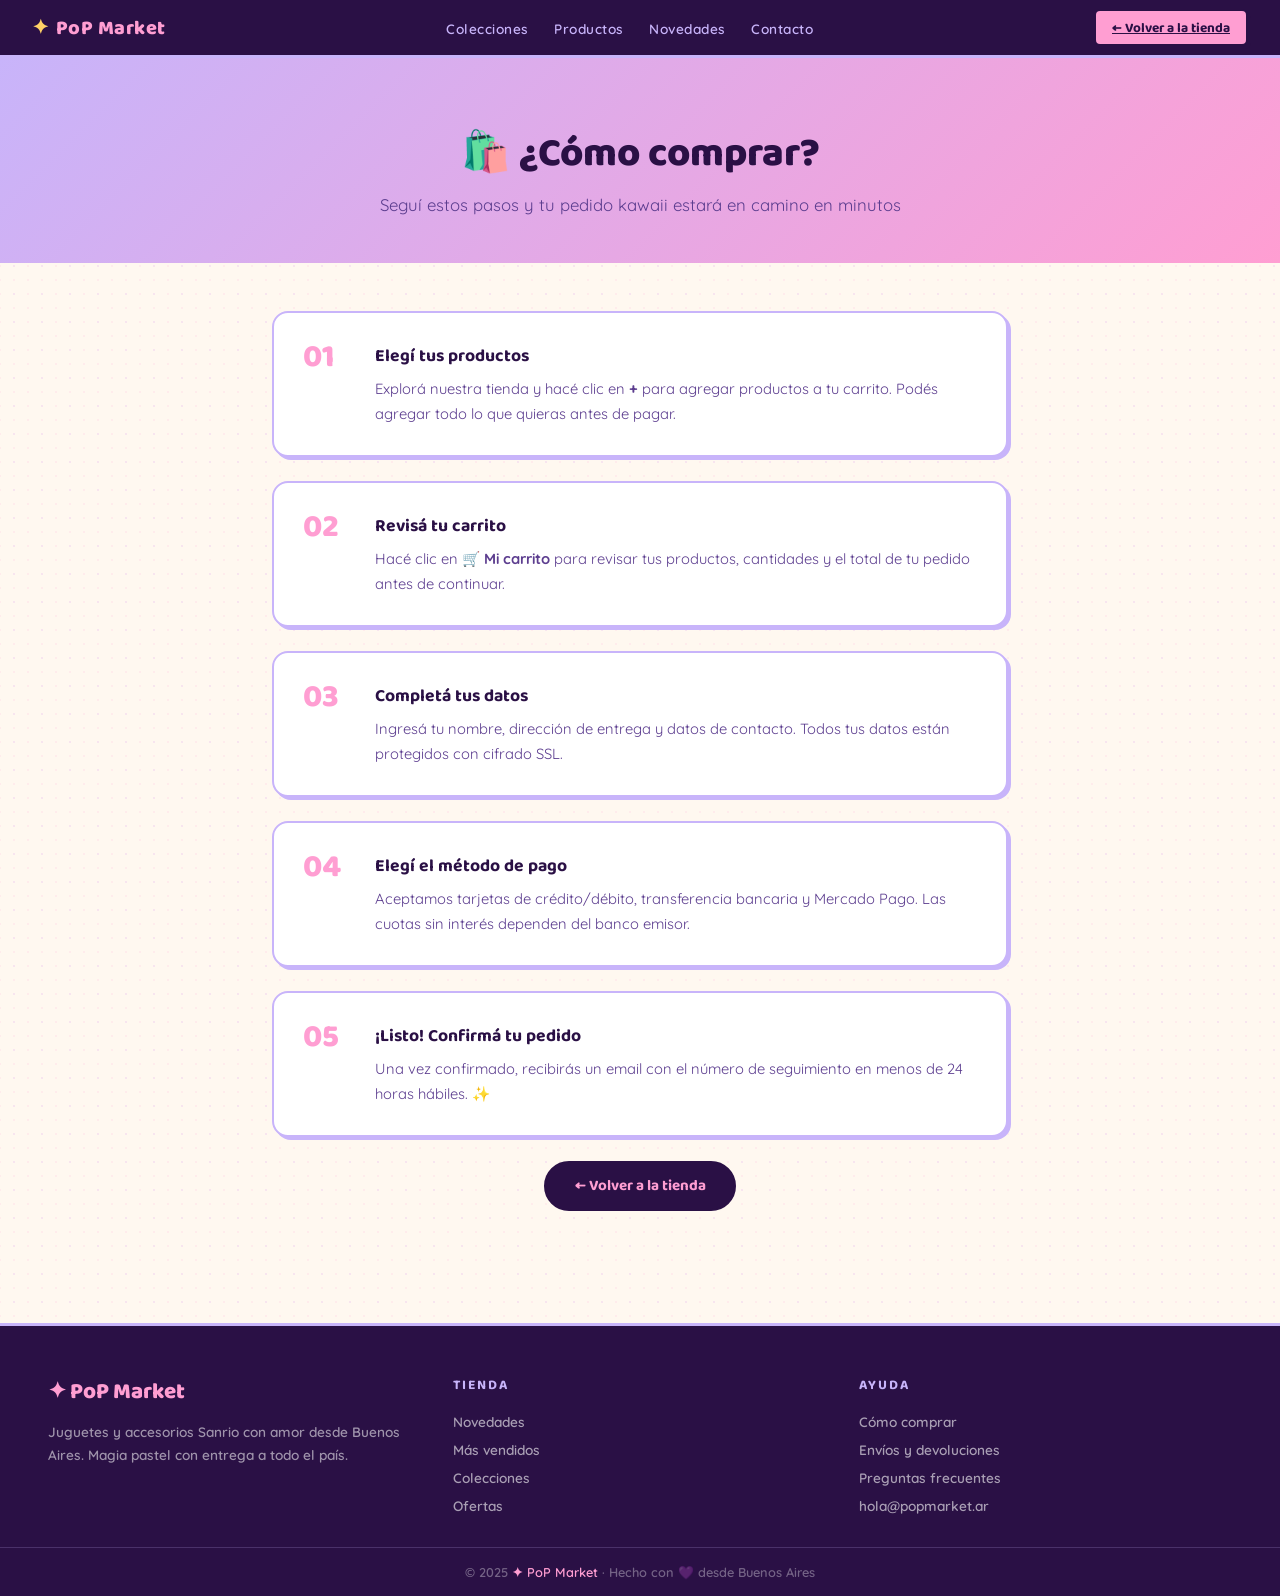
<file: como-comprar.html>
<!DOCTYPE html>
<html lang="es">
<head>
  <meta charset="UTF-8"/>
  <meta name="viewport" content="width=device-width, initial-scale=1.0"/>
  <title>✦ Cómo comprar · PoP Market</title>
  <link rel="stylesheet" href="style.css"/>
  <link href="https://fonts.googleapis.com/css2?family=Baloo+2:wght@400;600;700;800&family=Quicksand:wght@400;500;600;700&display=swap" rel="stylesheet"/>
  <style>
    .page-hero { background: linear-gradient(135deg, var(--lav), var(--rose)); }

    .step-card {
      background: var(--white);
      border-radius: 16px;
      padding: 1.8rem;
      display: flex;
      gap: 1.5rem;
      align-items: flex-start;
      box-shadow: 3px 3px 0 var(--lav);
      border: 2px solid var(--lav);
    }
    .step-num {
      font-family: 'Baloo 2', cursive;
      font-weight: 800;
      font-size: 2rem;
      color: var(--rose);
      min-width: 48px;
      line-height: 1;
      flex-shrink: 0;
    }
    .step-card h3 {
      font-family: 'Baloo 2', cursive;
      font-weight: 700;
      font-size: 1.1rem;
      margin-bottom: .4rem;
      color: var(--ink);
    }
    .step-card p { font-size: .92rem; color: var(--plum); line-height: 1.7; }
  </style>
</head>
<body>

<nav>
  <a href="index.html" class="nav-logo"><span class="star" aria-hidden="true">✦</span> PoP Market</a>
  <ul>
    <li><a href="index.html#categorias">Colecciones</a></li>
    <li><a href="index.html#productos">Productos</a></li>
    <li><a href="index.html#novedades">Novedades</a></li>
    <li><a href="index.html#contacto">Contacto</a></li>
  </ul>
  <a href="index.html" class="nav-cart">← Volver a la tienda</a>
</nav>

<div class="page-hero">
  <h1>🛍️ ¿Cómo comprar?</h1>
  <p>Seguí estos pasos y tu pedido kawaii estará en camino en minutos</p>
</div>

<div class="page-content">

  <div class="step-card">
    <div class="step-num" aria-hidden="true">01</div>
    <div>
      <h3>Elegí tus productos</h3>
      <p>Explorá nuestra tienda y hacé clic en <strong>+</strong> para agregar productos a tu carrito. Podés agregar todo lo que quieras antes de pagar.</p>
    </div>
  </div>

  <div class="step-card">
    <div class="step-num" aria-hidden="true">02</div>
    <div>
      <h3>Revisá tu carrito</h3>
      <p>Hacé clic en 🛒 <strong>Mi carrito</strong> para revisar tus productos, cantidades y el total de tu pedido antes de continuar.</p>
    </div>
  </div>

  <div class="step-card">
    <div class="step-num" aria-hidden="true">03</div>
    <div>
      <h3>Completá tus datos</h3>
      <p>Ingresá tu nombre, dirección de entrega y datos de contacto. Todos tus datos están protegidos con cifrado SSL.</p>
    </div>
  </div>

  <div class="step-card">
    <div class="step-num" aria-hidden="true">04</div>
    <div>
      <h3>Elegí el método de pago</h3>
      <p>Aceptamos tarjetas de crédito/débito, transferencia bancaria y Mercado Pago. Las cuotas sin interés dependen del banco emisor.</p>
    </div>
  </div>

  <div class="step-card">
    <div class="step-num" aria-hidden="true">05</div>
    <div>
      <h3>¡Listo! Confirmá tu pedido</h3>
      <p>Una vez confirmado, recibirás un email con el número de seguimiento en menos de 24 horas hábiles. ✨</p>
    </div>
  </div>

  <div class="btn-wrap">
    <a href="index.html" class="back-btn">← Volver a la tienda</a>
  </div>

</div>

<footer id="contacto">
  <div>
    <div class="footer-logo">✦ PoP Market</div>
    <div class="footer-desc">Juguetes y accesorios Sanrio con amor desde Buenos Aires. Magia pastel con entrega a todo el país.</div>
  </div>
  <div class="footer-col">
    <h4>Tienda</h4>
    <ul>
      <li><a href="index.html#novedades">Novedades</a></li>
      <li><a href="index.html#productos">Más vendidos</a></li>
      <li><a href="index.html#categorias">Colecciones</a></li>
      <li><a href="index.html#productos">Ofertas</a></li>
    </ul>
  </div>
  <div class="footer-col">
    <h4>Ayuda</h4>
    <ul>
      <li><a href="como-comprar.html" aria-current="page">Cómo comprar</a></li>
      <li><a href="envios-devoluciones.html">Envíos y devoluciones</a></li>
      <li><a href="preguntas-frecuentes.html">Preguntas frecuentes</a></li>
      <li><a href="mailto:hola@popmarket.ar">hola@popmarket.ar</a></li>
    </ul>
  </div>
</footer>
<div class="footer-bottom">
  © 2025 <span>✦ PoP Market</span> · Hecho con 💜 desde Buenos Aires
</div>

</body>
</html>
</file>
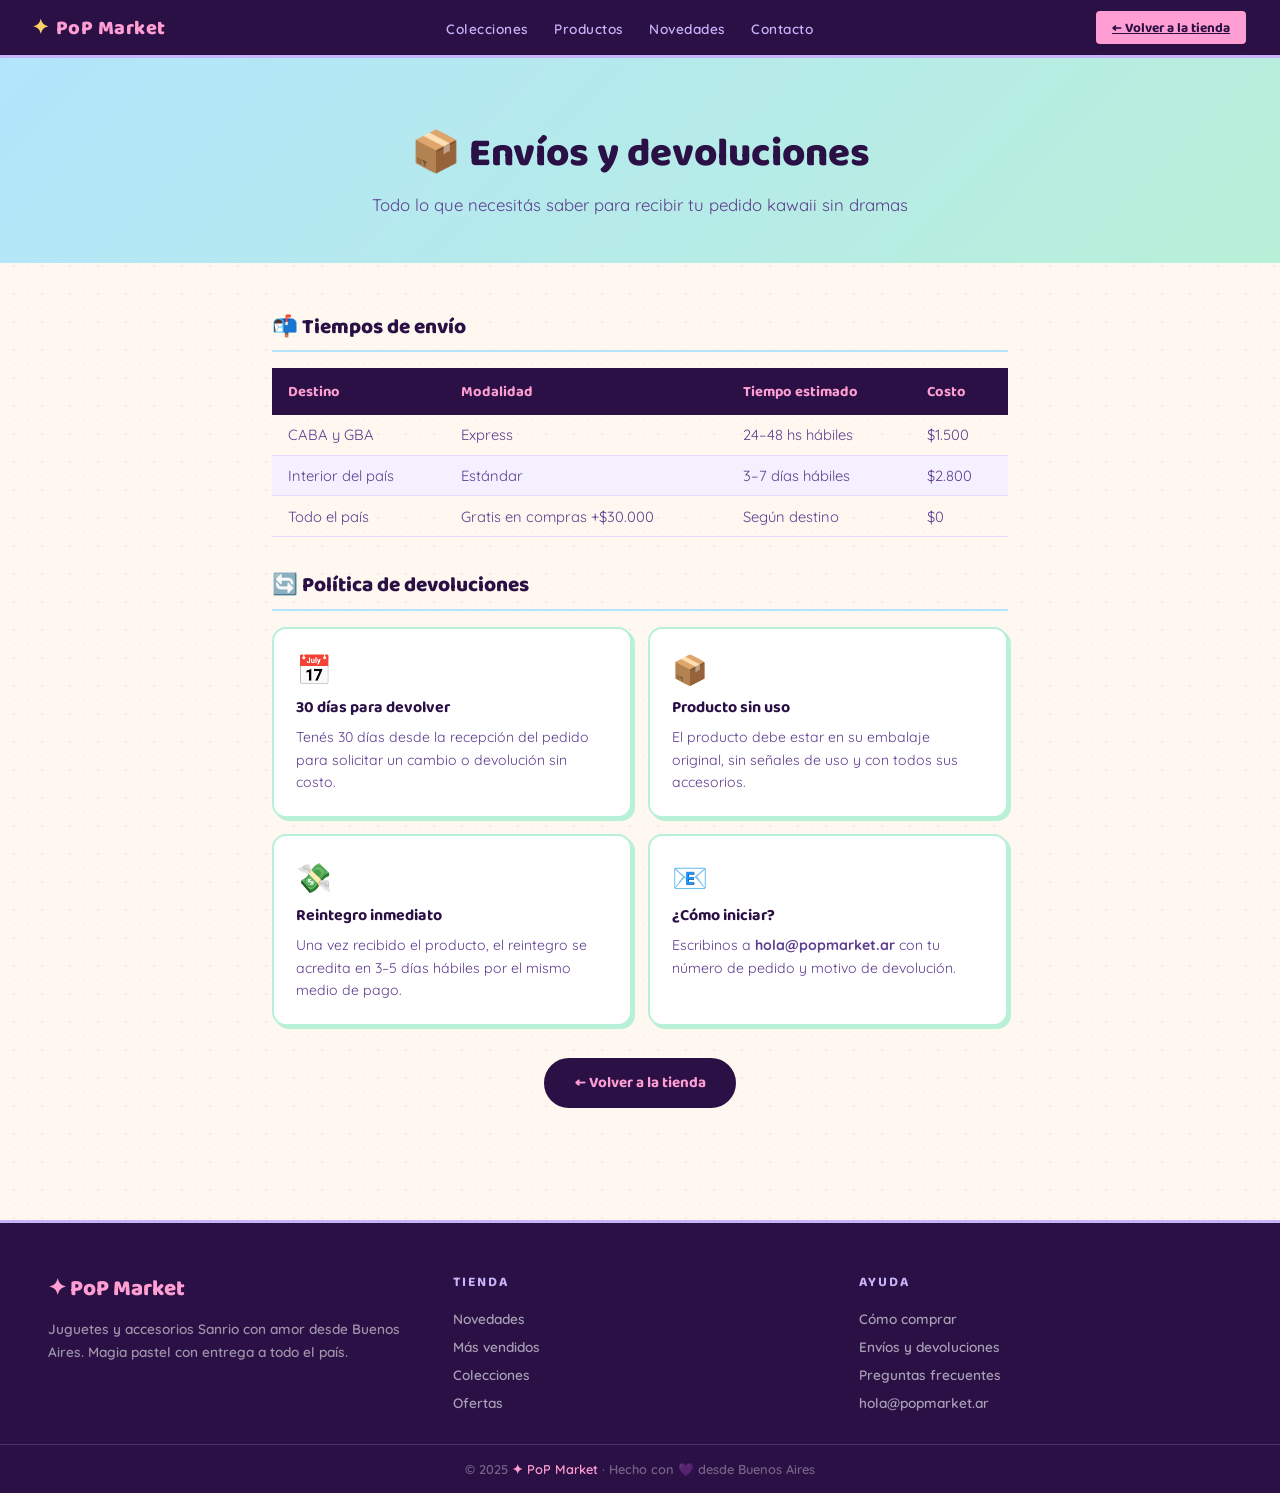
<file: envios-devoluciones.html>
<!DOCTYPE html>
<html lang="es">
<head>
  <meta charset="UTF-8"/>
  <meta name="viewport" content="width=device-width, initial-scale=1.0"/>
  <title>✦ Envíos y devoluciones · PoP Market</title>
  <link rel="stylesheet" href="style.css"/>
  <link href="https://fonts.googleapis.com/css2?family=Baloo+2:wght@400;600;700;800&family=Quicksand:wght@400;500;600;700&display=swap" rel="stylesheet"/>
  <style>
    .page-hero { background: linear-gradient(135deg, var(--sky), var(--mint)); }

    .page-content { gap: 2rem; }

    .info-block h2 {
      font-family: 'Baloo 2', cursive;
      font-weight: 800;
      font-size: 1.3rem;
      color: var(--ink);
      margin-bottom: 1rem;
      padding-bottom: .4rem;
      border-bottom: 2px solid var(--sky);
    }

    .info-table {
      width: 100%;
      border-collapse: collapse;
      font-size: .92rem;
    }
    .info-table th {
      background: var(--ink);
      color: var(--rose);
      font-family: 'Baloo 2', cursive;
      font-weight: 700;
      padding: .7rem 1rem;
      text-align: left;
    }
    .info-table td {
      padding: .65rem 1rem;
      border-bottom: 1px solid #E8DAFF;
      color: var(--plum);
    }
    .info-table tr:nth-child(even) td { background: #F5F0FF; }

    .info-cards {
      display: grid;
      grid-template-columns: 1fr 1fr;
      gap: 1rem;
    }
    .info-card {
      background: var(--white);
      border-radius: 14px;
      padding: 1.4rem;
      border: 2px solid var(--mint);
      box-shadow: 3px 3px 0 var(--mint);
    }
    .info-card .icon { font-size: 1.8rem; margin-bottom: .5rem; }
    .info-card h3 {
      font-family: 'Baloo 2', cursive;
      font-weight: 700;
      font-size: 1rem;
      margin-bottom: .4rem;
      color: var(--ink);
    }
    .info-card p { font-size: .88rem; color: var(--plum); line-height: 1.6; }

    @media (max-width: 540px) {
      .info-cards { grid-template-columns: 1fr; }
    }
  </style>
</head>
<body>

<nav>
  <a href="index.html" class="nav-logo"><span class="star" aria-hidden="true">✦</span> PoP Market</a>
  <ul>
    <li><a href="index.html#categorias">Colecciones</a></li>
    <li><a href="index.html#productos">Productos</a></li>
    <li><a href="index.html#novedades">Novedades</a></li>
    <li><a href="index.html#contacto">Contacto</a></li>
  </ul>
  <a href="index.html" class="nav-cart">← Volver a la tienda</a>
</nav>

<div class="page-hero">
  <h1>📦 Envíos y devoluciones</h1>
  <p>Todo lo que necesitás saber para recibir tu pedido kawaii sin dramas</p>
</div>

<div class="page-content">

  <div class="info-block">
    <h2>📬 Tiempos de envío</h2>
    <table class="info-table">
      <thead>
        <tr>
          <th scope="col">Destino</th>
          <th scope="col">Modalidad</th>
          <th scope="col">Tiempo estimado</th>
          <th scope="col">Costo</th>
        </tr>
      </thead>
      <tbody>
        <tr>
          <td>CABA y GBA</td>
          <td>Express</td>
          <td>24–48 hs hábiles</td>
          <td>$1.500</td>
        </tr>
        <tr>
          <td>Interior del país</td>
          <td>Estándar</td>
          <td>3–7 días hábiles</td>
          <td>$2.800</td>
        </tr>
        <tr>
          <td>Todo el país</td>
          <td>Gratis en compras +$30.000</td>
          <td>Según destino</td>
          <td>$0</td>
        </tr>
      </tbody>
    </table>
  </div>

  <div class="info-block">
    <h2>🔄 Política de devoluciones</h2>
    <div class="info-cards">
      <div class="info-card">
        <div class="icon" aria-hidden="true">📅</div>
        <h3>30 días para devolver</h3>
        <p>Tenés 30 días desde la recepción del pedido para solicitar un cambio o devolución sin costo.</p>
      </div>
      <div class="info-card">
        <div class="icon" aria-hidden="true">📦</div>
        <h3>Producto sin uso</h3>
        <p>El producto debe estar en su embalaje original, sin señales de uso y con todos sus accesorios.</p>
      </div>
      <div class="info-card">
        <div class="icon" aria-hidden="true">💸</div>
        <h3>Reintegro inmediato</h3>
        <p>Una vez recibido el producto, el reintegro se acredita en 3–5 días hábiles por el mismo medio de pago.</p>
      </div>
      <div class="info-card">
        <div class="icon" aria-hidden="true">📧</div>
        <h3>¿Cómo iniciar?</h3>
        <p>Escribinos a <strong>hola@popmarket.ar</strong> con tu número de pedido y motivo de devolución.</p>
      </div>
    </div>
  </div>

  <div class="btn-wrap">
    <a href="index.html" class="back-btn">← Volver a la tienda</a>
  </div>

</div>

<footer id="contacto">
  <div>
    <div class="footer-logo">✦ PoP Market</div>
    <div class="footer-desc">Juguetes y accesorios Sanrio con amor desde Buenos Aires. Magia pastel con entrega a todo el país.</div>
  </div>
  <div class="footer-col">
    <h4>Tienda</h4>
    <ul>
      <li><a href="index.html#novedades">Novedades</a></li>
      <li><a href="index.html#productos">Más vendidos</a></li>
      <li><a href="index.html#categorias">Colecciones</a></li>
      <li><a href="index.html#productos">Ofertas</a></li>
    </ul>
  </div>
  <div class="footer-col">
    <h4>Ayuda</h4>
    <ul>
      <li><a href="como-comprar.html">Cómo comprar</a></li>
      <li><a href="envios-devoluciones.html" aria-current="page">Envíos y devoluciones</a></li>
      <li><a href="preguntas-frecuentes.html">Preguntas frecuentes</a></li>
      <li><a href="mailto:hola@popmarket.ar">hola@popmarket.ar</a></li>
    </ul>
  </div>
</footer>
<div class="footer-bottom">
  © 2025 <span>✦ PoP Market</span> · Hecho con 💜 desde Buenos Aires
</div>

</body>
</html>
</file>
<file: style.css>
:root {
  --lav:    #C8B4FA;
  --rose:   #FF9ED2;
  --sky:    #B3E5FC;
  --mint:   #B8F0D8;
  --cream:  #FFF8F0;
  --butter: #FFF3B0;
  --ink:    #2A1045;
  --plum:   #5C3D8F;
  --gold:   #FFD166;
  --white:  #FFFFFF;
}

*, *::before, *::after { box-sizing: border-box; margin: 0; padding: 0; }

html { scroll-behavior: smooth; }

body {
  font-family: 'Quicksand', sans-serif;
  background-color: var(--cream);
  background-image:
    radial-gradient(circle, #C8B4FA22 1.5px, transparent 1.5px),
    radial-gradient(circle, #FF9ED222 1px, transparent 1px);
  background-size: 28px 28px, 14px 14px;
  background-position: 0 0, 7px 7px;
  color: var(--ink);
  overflow-x: hidden;
}

/* ── CURSOR Y2K — solo donde no rompe accesibilidad ── */
body, div, span, p, li, section, header, footer, nav, main {
  cursor: url("data:image/svg+xml,%3Csvg xmlns='http://www.w3.org/2000/svg' width='24' height='24' viewBox='0 0 24 24'%3E%3Cpath d='M5 3l14 9-7 1-4 7z' fill='%23FF9ED2' stroke='%232A1045' stroke-width='1.5'/%3E%3C/svg%3E") 4 2, auto;
}

/* Focus visible para teclado */
:focus-visible {
  outline: 3px solid var(--rose);
  outline-offset: 2px;
}

/* ── NAV ── */
nav {
  background: var(--ink);
  border-bottom: 3px solid var(--lav);
  display: flex;
  align-items: center;
  justify-content: space-between;
  padding: 0 2rem;
  height: 58px;
  position: sticky;
  top: 0;
  z-index: 200;
}
.nav-logo {
  font-family: 'Baloo 2', cursive;
  font-weight: 800;
  font-size: 1.25rem;
  color: var(--rose);
  letter-spacing: 0.5px;
  display: flex;
  align-items: center;
  gap: 6px;
  text-decoration: none;
}
.nav-logo .star { color: var(--gold); animation: spin 4s linear infinite; display: inline-block; }
@keyframes spin { to { transform: rotate(360deg); } }

nav ul { list-style: none; display: flex; gap: 1.6rem; }
nav ul a {
  color: var(--lav);
  text-decoration: none;
  font-weight: 600;
  font-size: 0.85rem;
  letter-spacing: 0.5px;
  transition: color 0.15s;
  position: relative;
}
nav ul a::after {
  content: '';
  position: absolute;
  bottom: -3px; left: 0;
  width: 0; height: 2px;
  background: var(--rose);
  transition: width 0.2s;
}
nav ul a:hover,
nav ul a[aria-current="page"] { color: var(--white); }
nav ul a:hover::after,
nav ul a[aria-current="page"]::after { width: 100%; }
nav ul a[aria-current="page"]::after { background: var(--gold); }

.nav-cart {
  background: var(--rose);
  color: var(--ink);
  border: 2.5px solid var(--ink);
  border-radius: 6px;
  padding: 0.35rem 1rem;
  font-family: 'Baloo 2', cursive;
  font-weight: 700;
  font-size: 0.85rem;
  box-shadow: 3px 3px 0 var(--ink);
  transition: transform 0.1s, box-shadow 0.1s;
  display: flex;
  align-items: center;
  gap: 6px;
  position: relative;
}
.nav-cart:hover { transform: translate(1px,1px); box-shadow: 2px 2px 0 var(--ink); }
.cart-count {
  background: var(--ink);
  color: var(--rose);
  font-size: 0.7rem;
  font-weight: 800;
  border-radius: 50%;
  width: 18px;
  height: 18px;
  display: inline-flex;
  align-items: center;
  justify-content: center;
  display: none;
}
.cart-count.visible { display: inline-flex; }

/* ── MARQUEE ── */
.marquee-wrap {
  background: var(--lav);
  border-bottom: 2px solid var(--ink);
  overflow: hidden;
  white-space: nowrap;
  padding: 6px 0;
}
.marquee-inner {
  display: inline-block;
  animation: marquee 18s linear infinite;
}
@keyframes marquee { from { transform: translateX(0); } to { transform: translateX(-50%); } }
.marquee-inner span {
  font-family: 'Baloo 2', cursive;
  font-weight: 700;
  font-size: 0.78rem;
  letter-spacing: 2px;
  text-transform: uppercase;
  color: var(--ink);
  padding: 0 1.5rem;
}
.marquee-inner span.dot { color: var(--rose); padding: 0; }

/* ── HERO ── */
.container {
  position: absolute;
  inset: 0;
  z-index: 0;
  --color1: rgb(108, 231, 221);
  --color2: rgb(250, 255, 178);
  background-color: var(--color1);
  background-image:
    linear-gradient(45deg, var(--color2) 25%, transparent 25%, transparent 75%, var(--color2) 75%, var(--color2)),
    linear-gradient(45deg, var(--color2) 25%, var(--color1) 25%, var(--color1) 75%, var(--color2) 75%, var(--color2));
  background-size: 60px 60px;
  background-position: 0 0, 30px 30px;
  opacity: 0.18;
  pointer-events: none;
  animation: moveDiagonal 6s linear infinite;
}
@keyframes moveDiagonal {
  from { background-position: 0 0, 30px 30px; }
  to   { background-position: 60px 60px, 90px 90px; }
}

.hero {
  min-height: 90vh;
  display: grid;
  grid-template-columns: 1fr 1fr;
  align-items: center;
  gap: 2rem;
  padding: 5rem 4rem;
  position: relative;
  overflow: hidden;
}

.blob {
  position: absolute;
  border-radius: 50%;
  opacity: 0.18;
  filter: blur(60px);
  pointer-events: none;
}
.blob-1 { width: 480px; height: 480px; background: var(--lav); top: -100px; right: -100px; }
.blob-2 { width: 320px; height: 320px; background: var(--rose); bottom: -80px; left: -60px; }

.hero-text { position: relative; z-index: 2; }

.hero-eyebrow {
  display: inline-flex;
  align-items: center;
  gap: 6px;
  background: var(--butter);
  border: 2px solid var(--ink);
  border-radius: 4px;
  padding: 0.25rem 0.75rem;
  font-family: 'Baloo 2', cursive;
  font-weight: 700;
  font-size: 0.75rem;
  letter-spacing: 2px;
  text-transform: uppercase;
  color: var(--ink);
  box-shadow: 2px 2px 0 var(--ink);
  margin-bottom: 1.4rem;
}

.hero h1 {
  font-family: 'Baloo 2', cursive;
  font-weight: 800;
  font-size: clamp(2.6rem, 5vw, 4.2rem);
  line-height: 1.05;
  color: var(--ink);
  margin-bottom: 1.2rem;
}
.hero h1 .outline-text {
  -webkit-text-stroke: 2.5px var(--ink);
  color: transparent;
  background: linear-gradient(135deg, var(--rose), var(--lav));
  -webkit-background-clip: text;
  -webkit-text-fill-color: transparent;
  background-clip: text;
}
.hero h1 .block-text {
  display: inline-block;
  background: var(--lav);
  border: 2.5px solid var(--ink);
  border-radius: 6px;
  padding: 0 0.35em;
  box-shadow: 4px 4px 0 var(--ink);
}

.hero p {
  font-size: 1.05rem;
  line-height: 1.8;
  color: var(--plum);
  max-width: 420px;
  margin-bottom: 2rem;
  font-weight: 600;
}

.hero-btns { display: flex; gap: 0.8rem; flex-wrap: wrap; }
.btn-hard {
  font-family: 'Baloo 2', cursive;
  font-weight: 700;
  font-size: 0.95rem;
  padding: 0.7rem 1.6rem;
  border: 2.5px solid var(--ink);
  border-radius: 6px;
  box-shadow: 4px 4px 0 var(--ink);
  transition: transform 0.1s, box-shadow 0.1s;
  text-decoration: none;
  display: inline-block;
}
.btn-hard:hover { transform: translate(2px,2px); box-shadow: 2px 2px 0 var(--ink); }
.btn-rose { background: var(--rose); color: var(--ink); }
.btn-ink  { background: var(--ink);  color: var(--white); }

.hero-visual {
  position: relative;
  z-index: 2;
  display: flex;
  justify-content: center;
}

.win-box {
  background: var(--white);
  border: 2.5px solid var(--ink);
  border-radius: 10px;
  box-shadow: 6px 6px 0 var(--ink);
  width: 320px;
  overflow: hidden;
}
.win-bar {
  background: var(--lav);
  border-bottom: 2px solid var(--ink);
  padding: 0.5rem 0.8rem;
  display: flex;
  align-items: center;
  gap: 6px;
}
.win-dot { width: 10px; height: 10px; border-radius: 50%; border: 1.5px solid var(--ink); }
.win-dot.r { background: #FF6B6B; }
.win-dot.y { background: var(--gold); }
.win-dot.g { background: #69DB7C; }
.win-title {
  font-family: 'Baloo 2', cursive;
  font-weight: 700;
  font-size: 0.78rem;
  color: var(--ink);
  margin-left: auto;
  margin-right: auto;
}
.win-body {
  padding: 1.5rem;
  display: flex;
  flex-direction: column;
  align-items: center;
  gap: 1rem;
}
.char-showcase {
  display: grid;
  grid-template-columns: repeat(3, 1fr);
  gap: 0.7rem;
  width: 100%;
}
.char-tile {
  border: 2px solid var(--ink);
  border-radius: 8px;
  padding: 0.7rem 0.4rem;
  display: flex;
  flex-direction: column;
  align-items: center;
  gap: 4px;
  font-size: 1.8rem;
  transition: transform 0.15s, box-shadow 0.15s;
  box-shadow: 2px 2px 0 var(--ink);
  cursor: pointer;
}
.char-tile:hover { transform: translate(-1px,-2px); box-shadow: 3px 4px 0 var(--ink); }
.char-tile.c1 { background: #FFE8F0; }
.char-tile.c2 { background: #EDE8FF; }
.char-tile.c3 { background: #E8F8FF; }
.char-tile.c4 { background: #FFF5CC; }
.char-tile.c5 { background: #E8FFF3; }
.char-tile.c6 { background: #FFE8FA; }
.char-label {
  font-family: 'Baloo 2', cursive;
  font-weight: 700;
  font-size: 0.6rem;
  color: var(--ink);
  text-align: center;
  letter-spacing: 0.5px;
}

.win-tag {
  background: var(--rose);
  border: 2px solid var(--ink);
  border-radius: 4px;
  padding: 0.3rem 0.9rem;
  font-family: 'Baloo 2', cursive;
  font-weight: 700;
  font-size: 0.75rem;
  color: var(--ink);
  box-shadow: 2px 2px 0 var(--ink);
  letter-spacing: 1px;
}

.sticker {
  position: absolute;
  font-size: 1.8rem;
  animation: floatie 4s ease-in-out infinite;
  pointer-events: none;
  z-index: 3;
  filter: drop-shadow(2px 2px 0 rgba(0,0,0,0.2));
}
.sticker:nth-child(1) { top: 12%; left: 6%; animation-delay: 0s; }
.sticker:nth-child(2) { top: 20%; right: 8%; animation-delay: 0.7s; font-size: 1.4rem; }
.sticker:nth-child(3) { bottom: 20%; left: 3%; animation-delay: 1.4s; font-size: 1.2rem; }
.sticker:nth-child(4) { bottom: 15%; right: 5%; animation-delay: 2.1s; }
@keyframes floatie { 0%,100%{transform:translateY(0) rotate(-5deg)} 50%{transform:translateY(-12px) rotate(5deg)} }

/* ── SECTIONS ── */
section { padding: 5rem 3rem; }

.section-head {
  text-align: center;
  margin-bottom: 3rem;
}
.section-head h2 {
  font-family: 'Baloo 2', cursive;
  font-weight: 800;
  font-size: clamp(1.8rem, 3.5vw, 2.6rem);
  color: var(--ink);
  margin-bottom: 0.4rem;
}
.section-head p {
  color: var(--plum);
  font-size: 1rem;
  font-weight: 600;
}
.section-tag {
  display: inline-block;
  background: var(--mint);
  border: 2px solid var(--ink);
  border-radius: 4px;
  padding: 0.15rem 0.7rem;
  font-family: 'Baloo 2', cursive;
  font-weight: 700;
  font-size: 0.7rem;
  letter-spacing: 2px;
  text-transform: uppercase;
  color: var(--ink);
  box-shadow: 2px 2px 0 var(--ink);
  margin-bottom: 0.7rem;
}

/* ── CATEGORIES ── */
.categories { background: var(--ink); }
.categories .section-head h2 { color: var(--white); }
.categories .section-head p  { color: var(--lav); }
.categories .section-tag { background: var(--rose); }

.cat-grid {
  display: grid;
  grid-template-columns: repeat(auto-fit, minmax(150px, 1fr));
  gap: 1rem;
  max-width: 900px;
  margin: 0 auto;
}
.cat-card {
  background: var(--cream);
  border: 2.5px solid var(--lav);
  border-radius: 10px;
  padding: 1.6rem 1rem;
  display: flex;
  flex-direction: column;
  align-items: center;
  gap: 0.6rem;
  cursor: pointer;
  transition: transform 0.15s, box-shadow 0.15s, border-color 0.15s;
  box-shadow: 4px 4px 0 var(--lav);
  position: relative;
  overflow: hidden;
}
.cat-card::before {
  content: '';
  position: absolute;
  top: 0; left: 0; right: 0;
  height: 4px;
}
.cat-card:nth-child(1)::before { background: var(--rose); }
.cat-card:nth-child(2)::before { background: var(--lav); }
.cat-card:nth-child(3)::before { background: var(--sky); }
.cat-card:nth-child(4)::before { background: var(--gold); }
.cat-card:nth-child(5)::before { background: var(--mint); }
.cat-card:hover { transform: translate(-2px,-3px); box-shadow: 6px 7px 0 var(--lav); }
.cat-icon { font-size: 2.4rem; }
.cat-label { font-family: 'Baloo 2', cursive; font-weight: 700; font-size: 0.85rem; color: var(--ink); text-align: center; }
.cat-count { font-size: 0.72rem; font-weight: 600; color: var(--plum); }

/* ── PRODUCTS ── */
.products { background: var(--cream); }

.prod-grid {
  display: grid;
  grid-template-columns: repeat(auto-fill, minmax(230px, 1fr));
  gap: 1.4rem;
  max-width: 1100px;
  margin: 0 auto;
}
.prod-card {
  background: var(--white);
  border: 2.5px solid var(--ink);
  border-radius: 12px;
  overflow: hidden;
  box-shadow: 5px 5px 0 var(--ink);
  transition: transform 0.15s, box-shadow 0.15s;
  cursor: pointer;
}
.prod-card:hover { transform: translate(-2px,-3px); box-shadow: 7px 8px 0 var(--ink); }

.prod-img {
  height: 160px;
  display: flex;
  align-items: center;
  justify-content: center;
  font-size: 4.5rem;
  position: relative;
  border-bottom: 2px solid var(--ink);
}
.prod-img.hk { background: #FFE0EB; }
.prod-img.km { background: #EDE8FF; }
.prod-img.cn { background: #E8F8FF; }
.prod-img.pp { background: #FFF5CC; }
.prod-img.mm { background: #FFE8F8; }
.prod-img.pc { background: #E8FFF3; }

.prod-badge {
  position: absolute;
  top: 10px; left: 10px;
  font-family: 'Baloo 2', cursive;
  font-weight: 700;
  font-size: 0.65rem;
  letter-spacing: 1.5px;
  text-transform: uppercase;
  padding: 0.2rem 0.55rem;
  border: 2px solid var(--ink);
  border-radius: 4px;
  box-shadow: 2px 2px 0 var(--ink);
  z-index: 1;
}
.badge-new  { background: var(--rose); color: var(--ink); }
.badge-hot  { background: var(--gold); color: var(--ink); }
.badge-sale { background: var(--mint); color: var(--ink); }

.prod-body { padding: 1rem 1.1rem 1.3rem; }
.prod-char {
  font-family: 'Baloo 2', cursive;
  font-weight: 700;
  font-size: 0.68rem;
  letter-spacing: 2px;
  text-transform: uppercase;
  color: var(--plum);
  margin-bottom: 0.2rem;
}
.prod-name {
  font-weight: 700;
  font-size: 0.95rem;
  color: var(--ink);
  line-height: 1.35;
  margin-bottom: 0.8rem;
}
.prod-footer {
  display: flex;
  align-items: center;
  justify-content: space-between;
}
.prod-price {
  font-family: 'Baloo 2', cursive;
  font-weight: 800;
  font-size: 1.25rem;
  color: var(--ink);
}
.prod-price small {
  font-family: 'Quicksand', sans-serif;
  font-size: 0.68rem;
  font-weight: 600;
  color: #888;
}
.add-btn {
  background: var(--lav);
  color: var(--ink);
  border: 2px solid var(--ink);
  border-radius: 6px;
  width: 34px;
  height: 34px;
  font-size: 1.3rem;
  font-weight: 700;
  display: flex;
  align-items: center;
  justify-content: center;
  box-shadow: 2px 2px 0 var(--ink);
  transition: transform 0.1s, box-shadow 0.1s;
  cursor: pointer;
}
.add-btn:hover { transform: translate(1px,1px); box-shadow: 1px 1px 0 var(--ink); }

/* ── FEATURES STRIP ── */
.features {
  background: var(--butter);
  border-top: 2.5px solid var(--ink);
  border-bottom: 2.5px solid var(--ink);
  padding: 2.5rem 3rem;
}
.feat-grid {
  display: grid;
  grid-template-columns: repeat(auto-fit, minmax(180px, 1fr));
  gap: 1.5rem;
  max-width: 900px;
  margin: 0 auto;
  text-align: center;
}
.feat-item { display: flex; flex-direction: column; align-items: center; gap: 0.5rem; }
.feat-icon { font-size: 2rem; }
.feat-title { font-family: 'Baloo 2', cursive; font-weight: 700; font-size: 0.9rem; color: var(--ink); }
.feat-text  { font-size: 0.8rem; font-weight: 600; color: var(--plum); line-height: 1.5; }

/* ── NEWSLETTER ── */
.newsletter {
  background: var(--lav);
  border-top: 2.5px solid var(--ink);
  text-align: center;
  padding: 5rem 2rem;
  position: relative;
  overflow: hidden;
}
.newsletter::before {
  content: '✦ ✦ ✦ ✦ ✦ ✦ ✦ ✦ ✦ ✦ ✦ ✦';
  position: absolute;
  top: 16px;
  left: 0; right: 0;
  text-align: center;
  font-size: 1rem;
  color: rgba(42,16,69,0.2);
  letter-spacing: 8px;
}
.newsletter h2 {
  font-family: 'Baloo 2', cursive;
  font-weight: 800;
  font-size: clamp(1.8rem, 3.5vw, 2.6rem);
  color: var(--ink);
  margin-bottom: 0.6rem;
}
.newsletter p { color: var(--plum); font-size: 1rem; font-weight: 600; margin-bottom: 2rem; }
.nl-row { display: flex; gap: 0.6rem; justify-content: center; flex-wrap: wrap; }
.nl-input {
  padding: 0.75rem 1.2rem;
  border: 2.5px solid var(--ink);
  border-radius: 6px;
  font-family: 'Quicksand', sans-serif;
  font-size: 0.95rem;
  font-weight: 600;
  width: 280px;
  background: var(--white);
  box-shadow: 3px 3px 0 var(--ink);
  outline: none;
}
.nl-input:focus { box-shadow: 4px 4px 0 var(--rose); border-color: var(--rose); }
.nl-input.error { border-color: #FF6B6B; box-shadow: 3px 3px 0 #FF6B6B; }
.nl-btn {
  padding: 0.75rem 1.6rem;
  background: var(--ink);
  color: var(--white);
  border: 2.5px solid var(--ink);
  border-radius: 6px;
  font-family: 'Baloo 2', cursive;
  font-weight: 700;
  font-size: 0.95rem;
  cursor: pointer;
  box-shadow: 3px 3px 0 rgba(42,16,69,0.4);
  transition: transform 0.1s, box-shadow 0.1s;
}
.nl-btn:hover { transform: translate(1px,1px); box-shadow: 2px 2px 0 rgba(42,16,69,0.4); }

/* ── FOOTER ── */
footer {
  background: var(--ink);
  border-top: 3px solid var(--lav);
  padding: 3rem 3rem 2rem;
  display: grid;
  grid-template-columns: 1fr 1fr 1fr;
  gap: 2rem;
}
.footer-logo {
  font-family: 'Baloo 2', cursive;
  font-weight: 800;
  font-size: 1.4rem;
  color: var(--rose);
  margin-bottom: 0.6rem;
}
.footer-desc { font-size: 0.85rem; font-weight: 600; color: rgba(255,255,255,0.55); line-height: 1.7; }
.footer-col h4 { font-family: 'Baloo 2', cursive; font-weight: 700; font-size: 0.85rem; color: var(--lav); letter-spacing: 2px; text-transform: uppercase; margin-bottom: 0.9rem; }
.footer-col ul { list-style: none; display: flex; flex-direction: column; gap: 0.5rem; }
.footer-col ul a { color: rgba(255,255,255,0.6); text-decoration: none; font-size: 0.85rem; font-weight: 600; transition: color 0.15s; }
.footer-col ul a:hover { color: var(--rose); }
.footer-bottom {
  background: var(--ink);
  border-top: 1px solid rgba(200,180,250,0.2);
  text-align: center;
  padding: 1rem 2rem;
  font-size: 0.8rem;
  color: rgba(255,255,255,0.35);
  font-weight: 600;
}
.footer-bottom span { color: var(--rose); }

/* ── PAGE SUBPÁGINAS (compartido) ── */
.page-hero {
  text-align: center;
  padding: 4rem 2rem 3rem;
}
.page-hero h1 {
  font-family: 'Baloo 2', cursive;
  font-size: 2.5rem;
  font-weight: 800;
  color: var(--ink);
  margin-bottom: .5rem;
}
.page-hero p { color: var(--plum); font-size: 1.05rem; }

.page-content {
  max-width: 800px;
  margin: 3rem auto;
  padding: 0 2rem 4rem;
  display: flex;
  flex-direction: column;
  gap: 1.5rem;
}

.back-btn {
  display: inline-block;
  background: var(--ink);
  color: var(--rose);
  padding: .7rem 1.8rem;
  border-radius: 30px;
  text-decoration: none;
  font-family: 'Baloo 2', cursive;
  font-weight: 700;
  font-size: .95rem;
  text-align: center;
  border: 2px solid var(--ink);
  transition: background 0.15s, transform 0.1s;
}
.back-btn:hover { background: var(--plum); }
.btn-wrap { text-align: center; }

/* ── CARRITO DRAWER ── */
.cart-overlay {
  position: fixed;
  inset: 0;
  background: rgba(42,16,69,0.45);
  z-index: 500;
  opacity: 0;
  pointer-events: none;
  transition: opacity 0.25s;
}
.cart-overlay.open { opacity: 1; pointer-events: all; }

.cart-drawer {
  position: fixed;
  top: 0; right: 0;
  width: 380px;
  max-width: 100vw;
  height: 100%;
  background: var(--cream);
  border-left: 3px solid var(--ink);
  z-index: 600;
  display: flex;
  flex-direction: column;
  transform: translateX(100%);
  transition: transform 0.3s cubic-bezier(0.4,0,0.2,1);
  box-shadow: -6px 0 0 var(--lav);
}
.cart-drawer.open { transform: translateX(0); }

.cart-header {
  background: var(--ink);
  padding: 1rem 1.4rem;
  display: flex;
  align-items: center;
  justify-content: space-between;
  border-bottom: 2px solid var(--lav);
}
.cart-header h2 {
  font-family: 'Baloo 2', cursive;
  font-weight: 800;
  font-size: 1.1rem;
  color: var(--rose);
}
.cart-close {
  background: none;
  border: 2px solid var(--lav);
  color: var(--lav);
  border-radius: 6px;
  width: 32px; height: 32px;
  font-size: 1rem;
  font-weight: 700;
  cursor: pointer;
  display: flex; align-items: center; justify-content: center;
  transition: background 0.15s, color 0.15s;
}
.cart-close:hover { background: var(--rose); color: var(--ink); border-color: var(--rose); }

.cart-items {
  flex: 1;
  overflow-y: auto;
  padding: 1rem;
  display: flex;
  flex-direction: column;
  gap: 0.8rem;
}

.cart-empty {
  text-align: center;
  padding: 3rem 1rem;
  color: var(--plum);
  font-weight: 600;
}
.cart-empty .empty-icon { font-size: 3rem; margin-bottom: 0.8rem; display: block; }
.cart-empty p { font-family: 'Baloo 2', cursive; font-size: 1rem; }

.cart-item {
  background: var(--white);
  border: 2px solid var(--lav);
  border-radius: 12px;
  padding: 0.8rem;
  display: flex;
  gap: 0.8rem;
  align-items: center;
  box-shadow: 2px 2px 0 var(--lav);
}
.cart-item-emoji {
  font-size: 2rem;
  width: 48px; height: 48px;
  border-radius: 8px;
  display: flex; align-items: center; justify-content: center;
  flex-shrink: 0;
  border: 1.5px solid var(--ink);
}
.cart-item-info { flex: 1; min-width: 0; }
.cart-item-char {
  font-family: 'Baloo 2', cursive;
  font-size: 0.62rem;
  font-weight: 700;
  letter-spacing: 1.5px;
  text-transform: uppercase;
  color: var(--plum);
}
.cart-item-name {
  font-weight: 700;
  font-size: 0.85rem;
  color: var(--ink);
  line-height: 1.3;
  margin-bottom: 0.2rem;
  white-space: nowrap;
  overflow: hidden;
  text-overflow: ellipsis;
}
.cart-item-price {
  font-family: 'Baloo 2', cursive;
  font-weight: 800;
  font-size: 0.95rem;
  color: var(--ink);
}
.cart-item-controls {
  display: flex;
  align-items: center;
  gap: 6px;
  flex-shrink: 0;
}
.qty-btn {
  background: var(--lav);
  border: 1.5px solid var(--ink);
  border-radius: 5px;
  width: 26px; height: 26px;
  font-size: 1rem;
  font-weight: 700;
  cursor: pointer;
  display: flex; align-items: center; justify-content: center;
  line-height: 1;
  transition: background 0.1s;
}
.qty-btn:hover { background: var(--rose); }
.qty-num {
  font-family: 'Baloo 2', cursive;
  font-weight: 800;
  font-size: 0.9rem;
  min-width: 20px;
  text-align: center;
}

.cart-footer {
  border-top: 2.5px solid var(--ink);
  padding: 1.2rem;
  background: var(--white);
  display: flex;
  flex-direction: column;
  gap: 0.8rem;
}
.cart-total-row {
  display: flex;
  justify-content: space-between;
  align-items: center;
}
.cart-total-label {
  font-family: 'Baloo 2', cursive;
  font-weight: 700;
  font-size: 0.85rem;
  color: var(--plum);
}
.cart-total-amount {
  font-family: 'Baloo 2', cursive;
  font-weight: 800;
  font-size: 1.5rem;
  color: var(--ink);
}
.cart-total-amount small {
  font-family: 'Quicksand', sans-serif;
  font-size: 0.7rem;
  font-weight: 600;
  color: #888;
}
.cart-checkout-btn {
  background: var(--rose);
  color: var(--ink);
  border: 2.5px solid var(--ink);
  border-radius: 8px;
  padding: 0.85rem;
  font-family: 'Baloo 2', cursive;
  font-weight: 800;
  font-size: 1rem;
  cursor: pointer;
  box-shadow: 4px 4px 0 var(--ink);
  transition: transform 0.1s, box-shadow 0.1s;
  width: 100%;
  text-align: center;
}
.cart-checkout-btn:hover { transform: translate(2px,2px); box-shadow: 2px 2px 0 var(--ink); }

.free-shipping-bar {
  font-size: 0.8rem;
  font-weight: 600;
  color: var(--plum);
  text-align: center;
  padding: 0.5rem;
  background: var(--butter);
  border: 1.5px solid var(--gold);
  border-radius: 6px;
}
.free-shipping-bar strong { color: var(--ink); }

/* ── CARRUSEL ── */
.carousel-wrap {
  position: relative;
  background: var(--ink);
  border-bottom: 3px solid var(--lav);
  overflow: hidden;
  height: 280px;
}
.carousel-track {
  display: flex;
  height: 100%;
  transition: transform 0.45s cubic-bezier(0.4,0,0.2,1);
}
.carousel-slide {
  min-width: 100%;
  height: 100%;
  display: flex;
  align-items: center;
  justify-content: center;
  gap: 3rem;
  padding: 2rem 4rem;
  flex-shrink: 0;
}
.cs-emoji {
  font-size: 7rem;
  filter: drop-shadow(4px 6px 0 rgba(42,16,69,0.2));
  animation: floatie 3s ease-in-out infinite;
  flex-shrink: 0;
}
.cs-info {
  display: flex;
  flex-direction: column;
  gap: 0.4rem;
}
.cs-char {
  font-family: 'Baloo 2', cursive;
  font-weight: 700;
  font-size: 0.72rem;
  letter-spacing: 2.5px;
  text-transform: uppercase;
  color: var(--plum);
}
.cs-name {
  font-family: 'Baloo 2', cursive;
  font-weight: 800;
  font-size: clamp(1.4rem, 3vw, 2rem);
  color: var(--ink);
  line-height: 1.15;
  max-width: 340px;
}
.cs-price {
  font-family: 'Baloo 2', cursive;
  font-weight: 800;
  font-size: 1.5rem;
  color: var(--plum);
  margin-top: 0.3rem;
}

.carousel-btn {
  position: absolute;
  top: 50%; transform: translateY(-50%);
  background: var(--white);
  border: 2.5px solid var(--ink);
  border-radius: 50%;
  width: 44px; height: 44px;
  font-size: 1.4rem; font-weight: 700;
  cursor: pointer;
  display: flex; align-items: center; justify-content: center;
  box-shadow: 3px 3px 0 var(--ink);
  transition: transform 0.1s, box-shadow 0.1s, background 0.15s;
  z-index: 10;
  line-height: 1;
}
.carousel-btn:hover { background: var(--rose); transform: translateY(-50%) scale(1.05); }
.carousel-prev { left: 1rem; }
.carousel-next { right: 1rem; }

.carousel-dots {
  position: absolute;
  bottom: 12px; left: 50%;
  transform: translateX(-50%);
  display: flex; gap: 7px;
}
.carousel-dot {
  width: 8px; height: 8px;
  border-radius: 50%;
  background: rgba(42,16,69,0.25);
  border: 1.5px solid var(--ink);
  cursor: pointer;
  transition: background 0.2s, transform 0.2s;
}
.carousel-dot.active {
  background: var(--ink);
  transform: scale(1.3);
}

/* ── COLECCIONES POR CATEGORÍA ── */
.coleccion {
  padding: 0 0 4rem;
  background: var(--cream);
  border-top: 3px solid var(--lav);
}
.col-header {
  text-align: center;
  padding: 3rem 2rem 2.5rem;
  position: relative;
  border-bottom: 2px solid rgba(42,16,69,0.08);
  margin-bottom: 2.5rem;
}
.col-back {
  position: absolute;
  top: 1.2rem; left: 1.5rem;
}
.col-back a {
  font-family: 'Baloo 2', cursive;
  font-weight: 700;
  font-size: 0.82rem;
  color: var(--plum);
  text-decoration: none;
  background: var(--white);
  border: 2px solid var(--lav);
  border-radius: 20px;
  padding: 0.3rem 0.9rem;
  box-shadow: 2px 2px 0 var(--lav);
  transition: background 0.15s;
}
.col-back a:hover { background: var(--lav); }
.col-hero-icon {
  font-size: 4rem;
  margin-bottom: 0.5rem;
  display: block;
  filter: drop-shadow(3px 4px 0 rgba(42,16,69,0.15));
}
.col-header h2 {
  font-family: 'Baloo 2', cursive;
  font-weight: 800;
  font-size: 2rem;
  color: var(--ink);
  margin-bottom: 0.3rem;
}
.col-header p {
  color: var(--plum);
  font-size: 0.95rem;
  font-weight: 600;
}
.col-grid {
  max-width: 1100px;
  margin: 0 auto;
  padding: 0 2rem;
}

/* ── RESPONSIVE ── */
@media (max-width: 768px) {
  .hero { grid-template-columns: 1fr; padding: 3rem 1.5rem; text-align: center; }
  .hero-visual { display: none; }
  .hero p { max-width: 100%; }
  .hero-btns { justify-content: center; }
  nav ul { display: none; }
  footer { grid-template-columns: 1fr; }
  section { padding: 3.5rem 1.5rem; }
  .cart-drawer { width: 100vw; }
}

@media (prefers-reduced-motion: reduce) {
  .sticker, .win-dot, .nav-logo .star { animation: none !important; }
  .marquee-inner { animation: none; }
  * { transition: none !important; }
}
</file>
